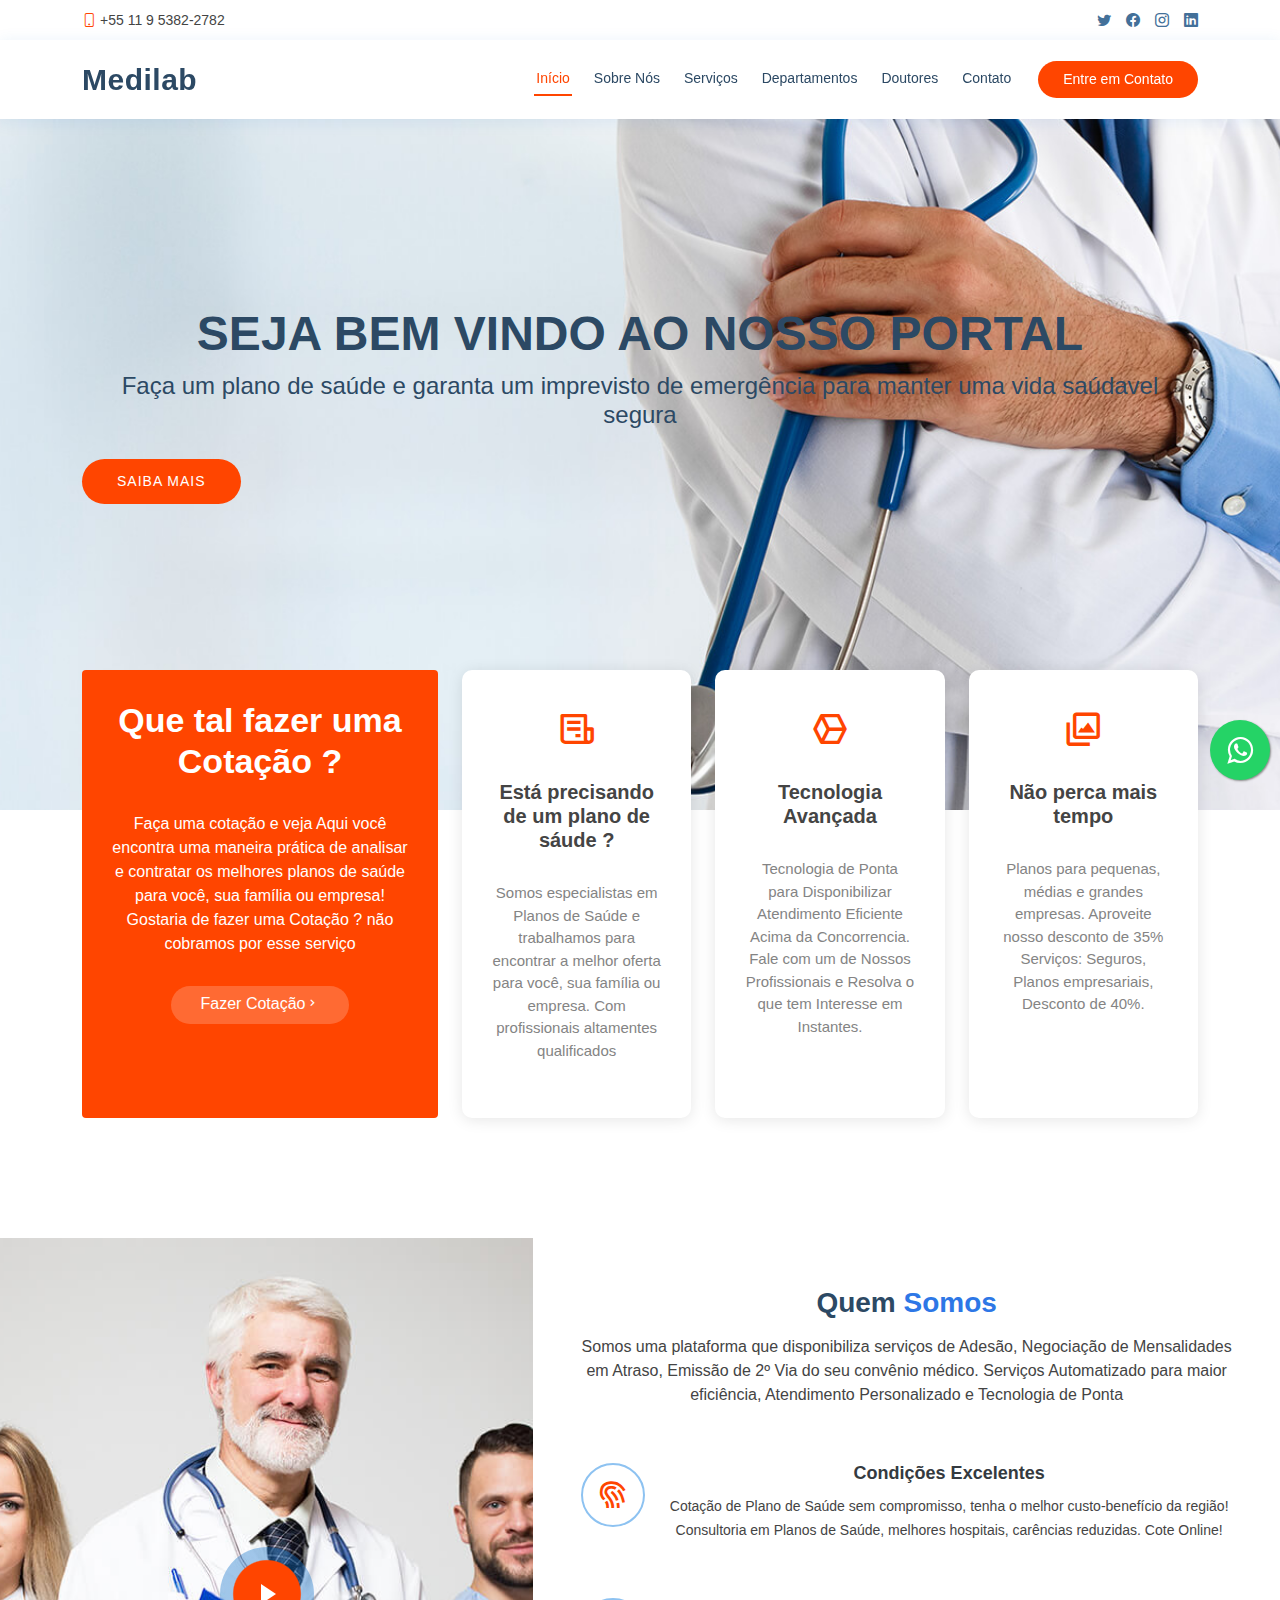
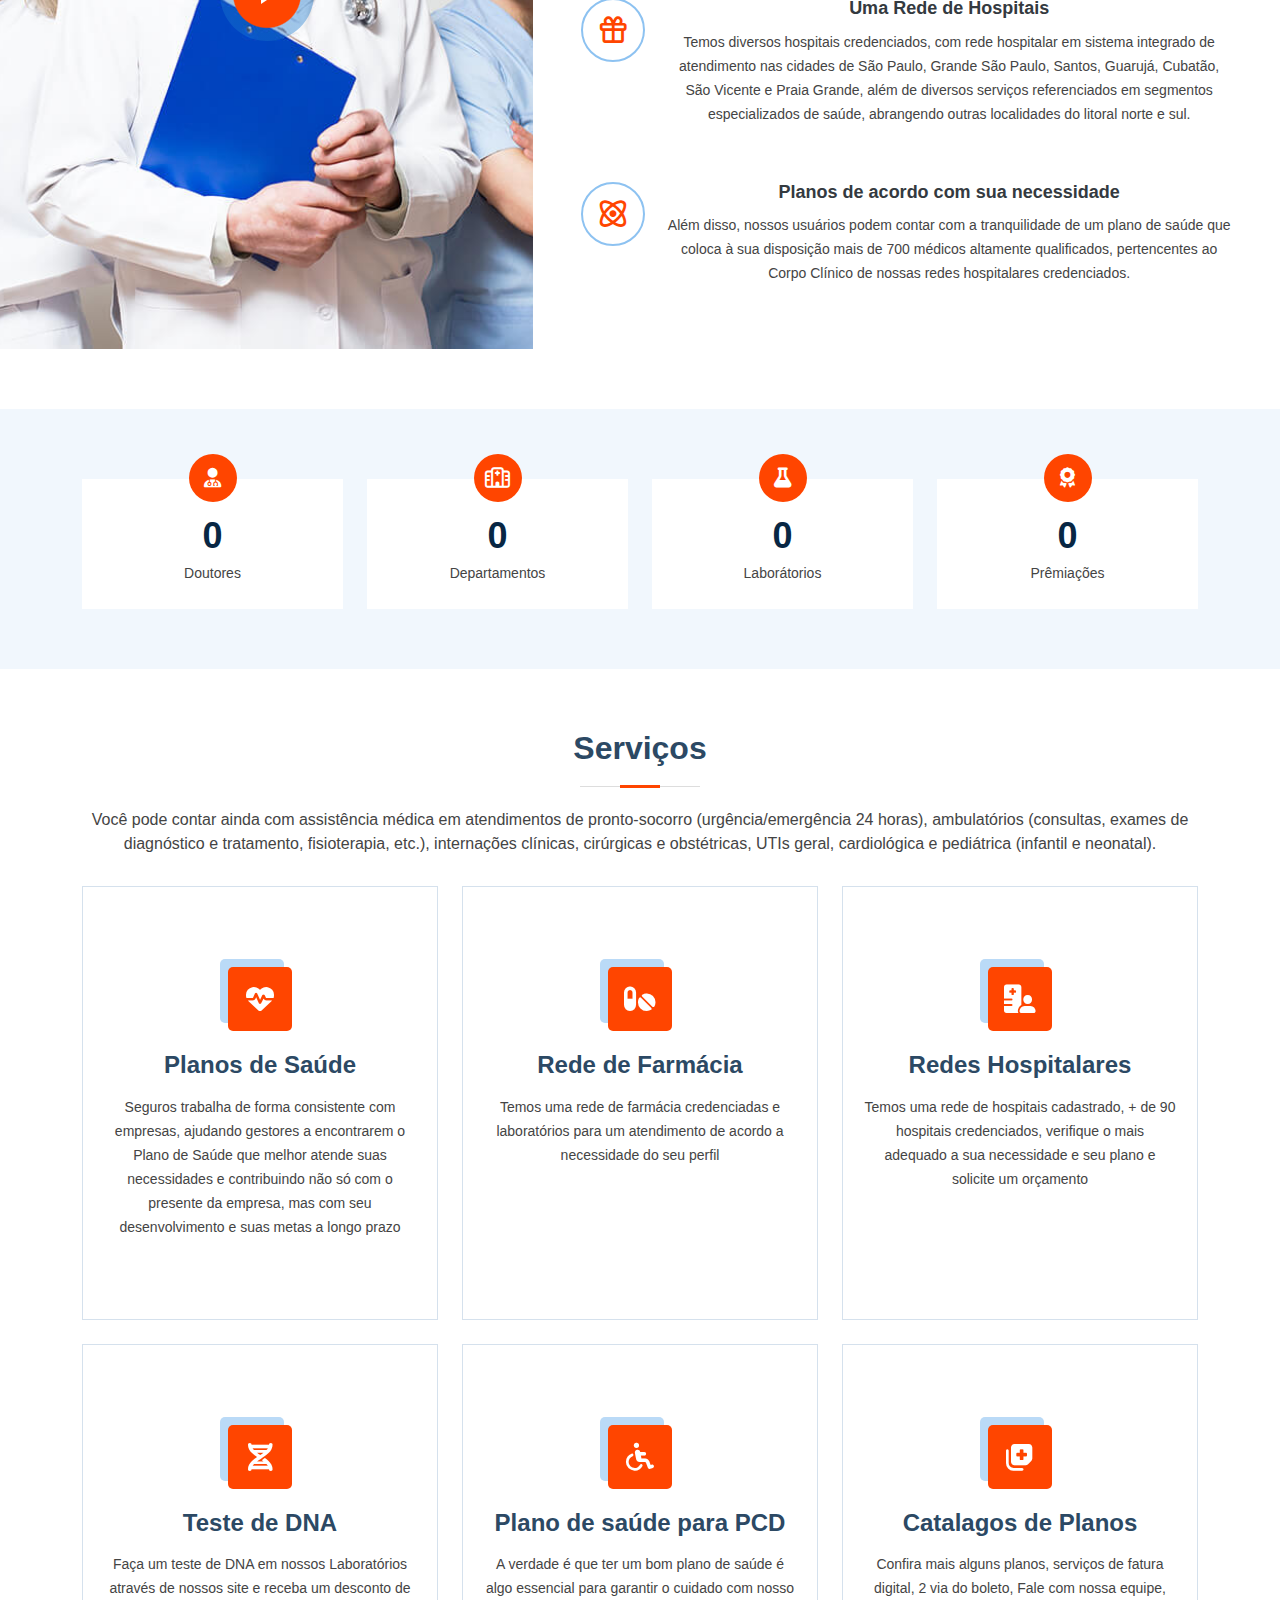
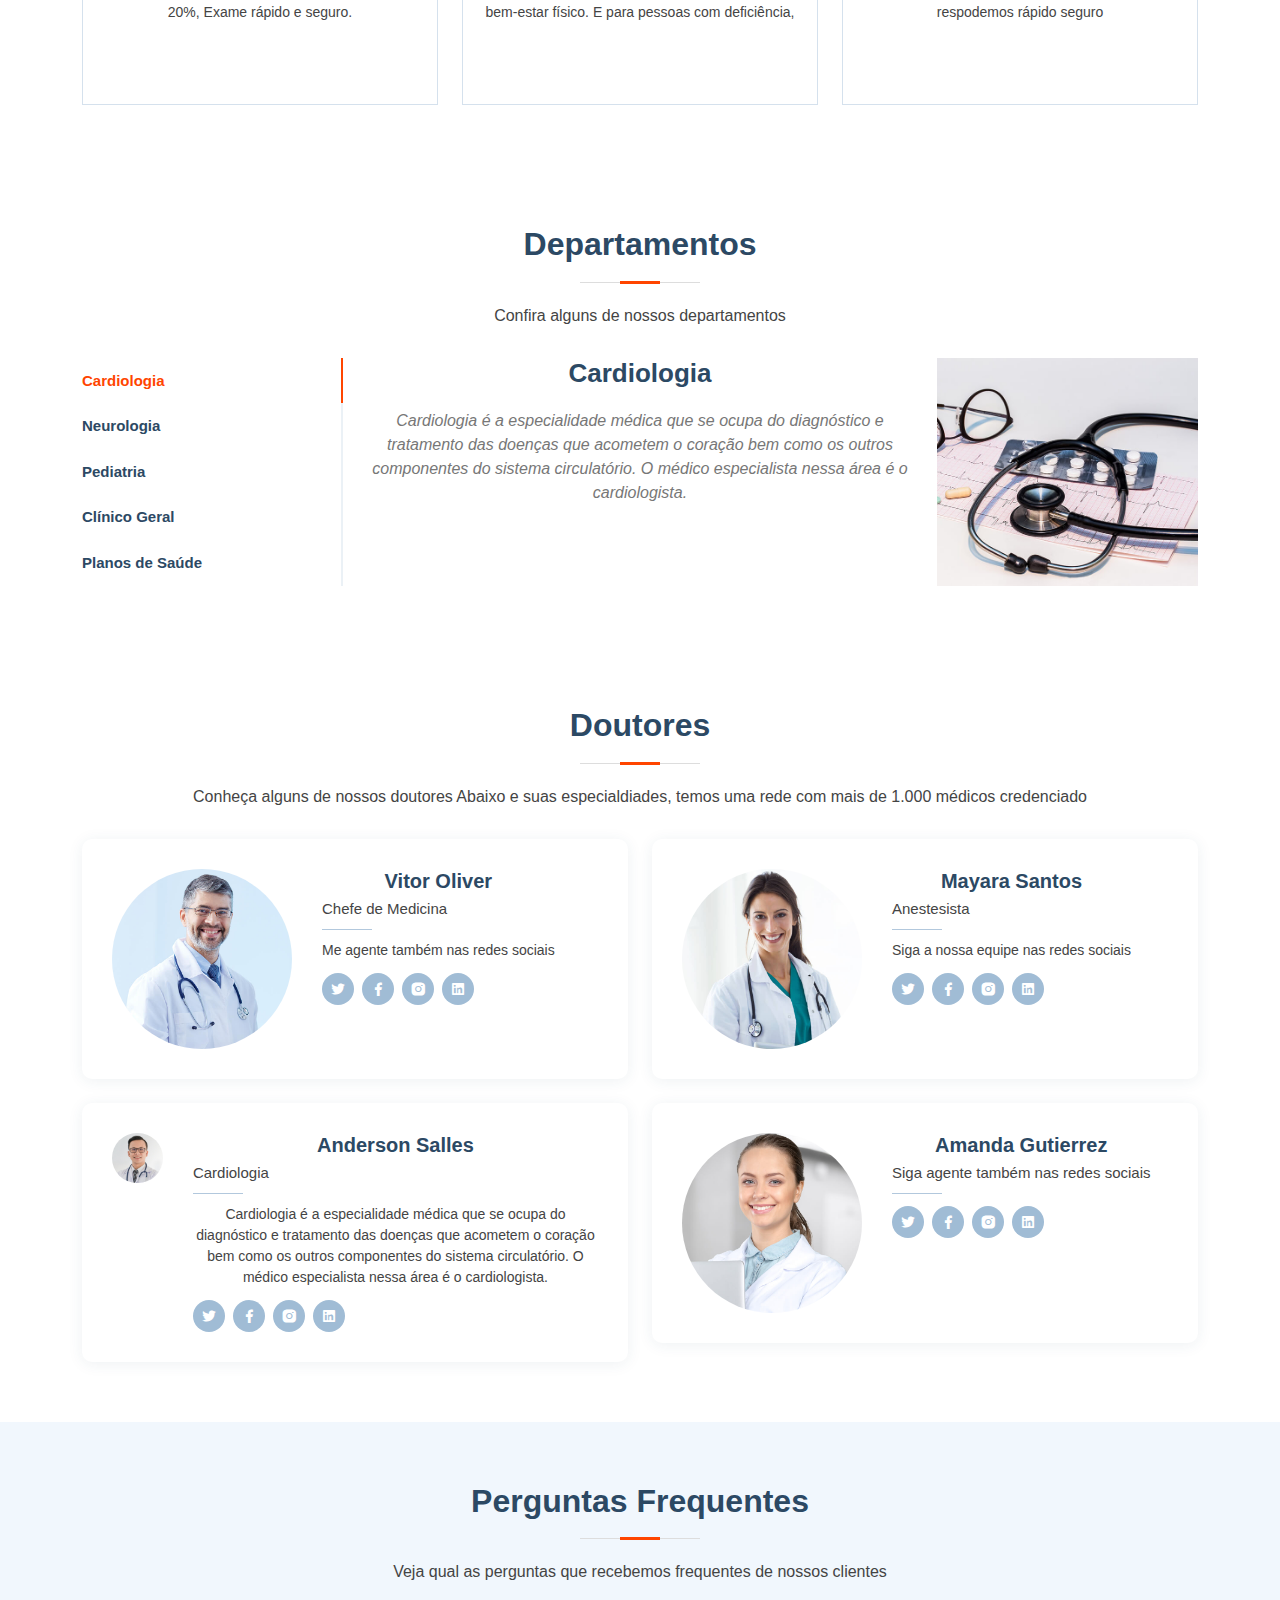
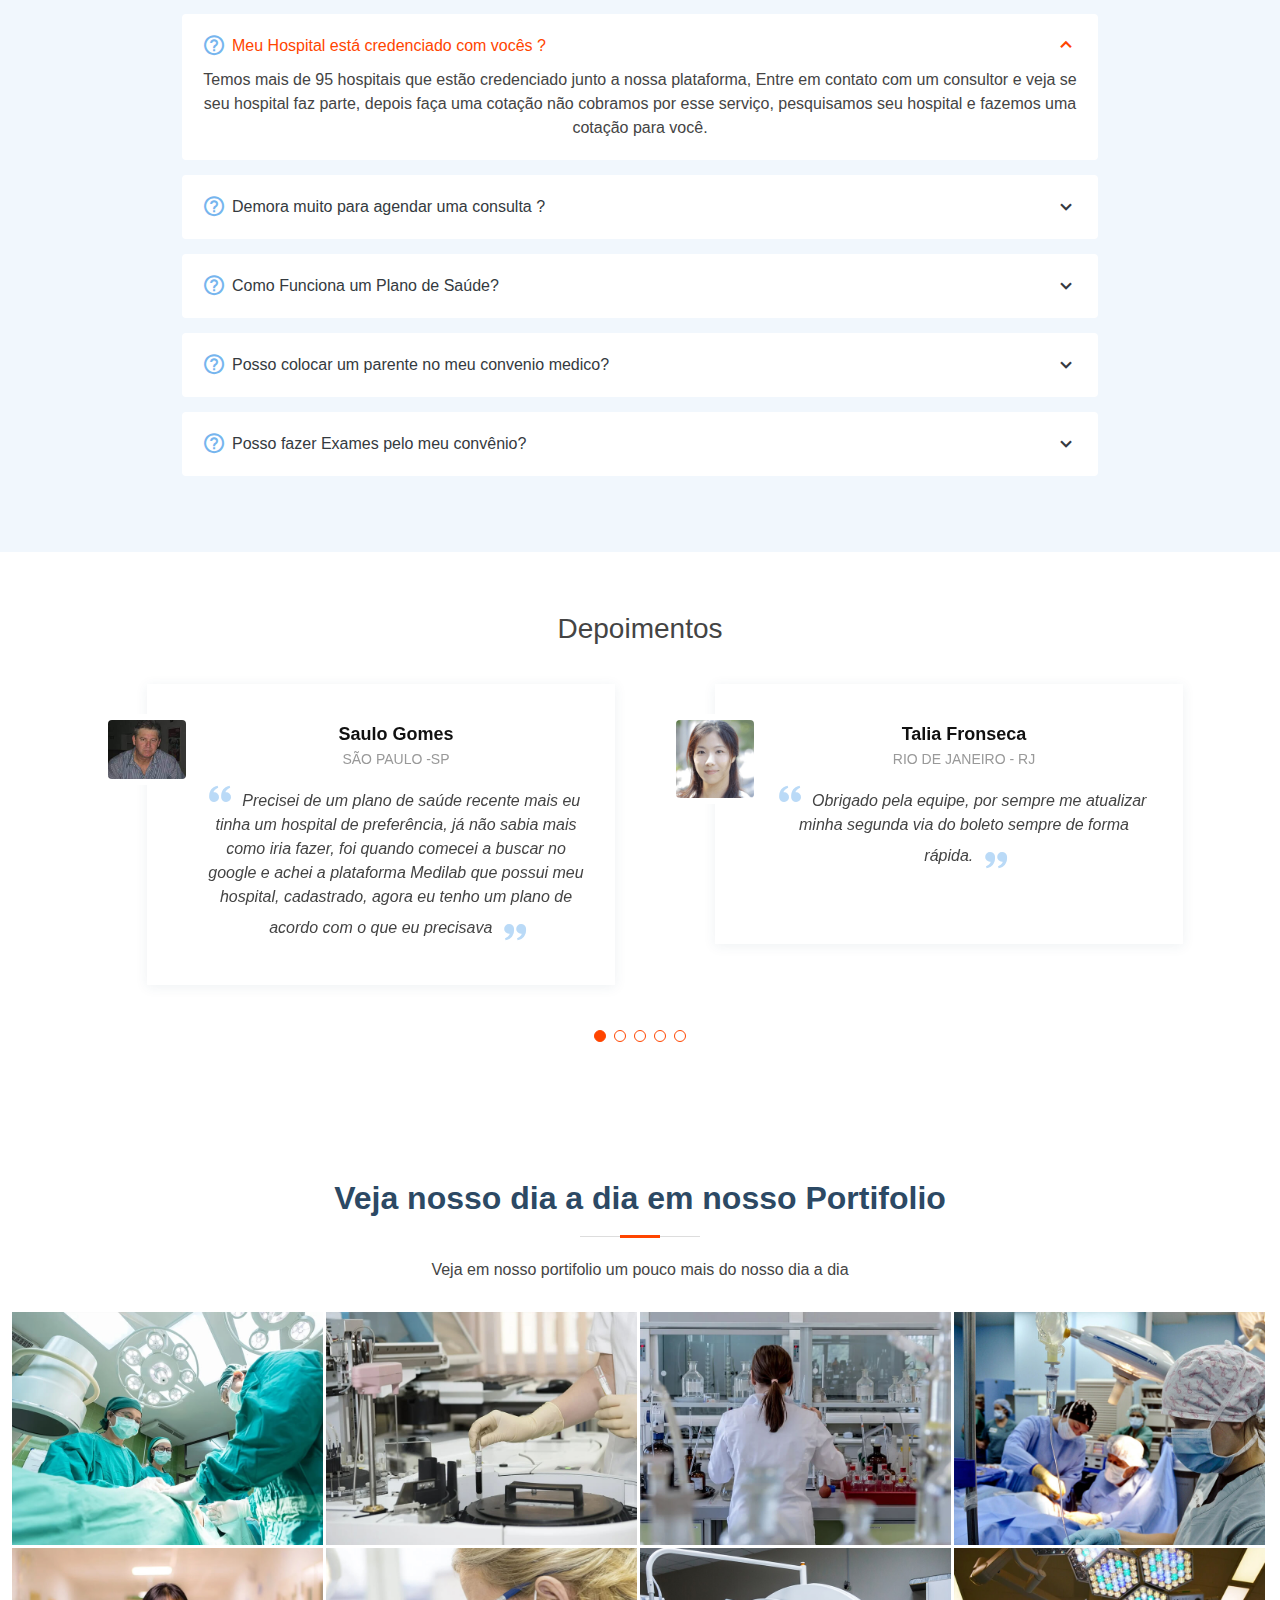
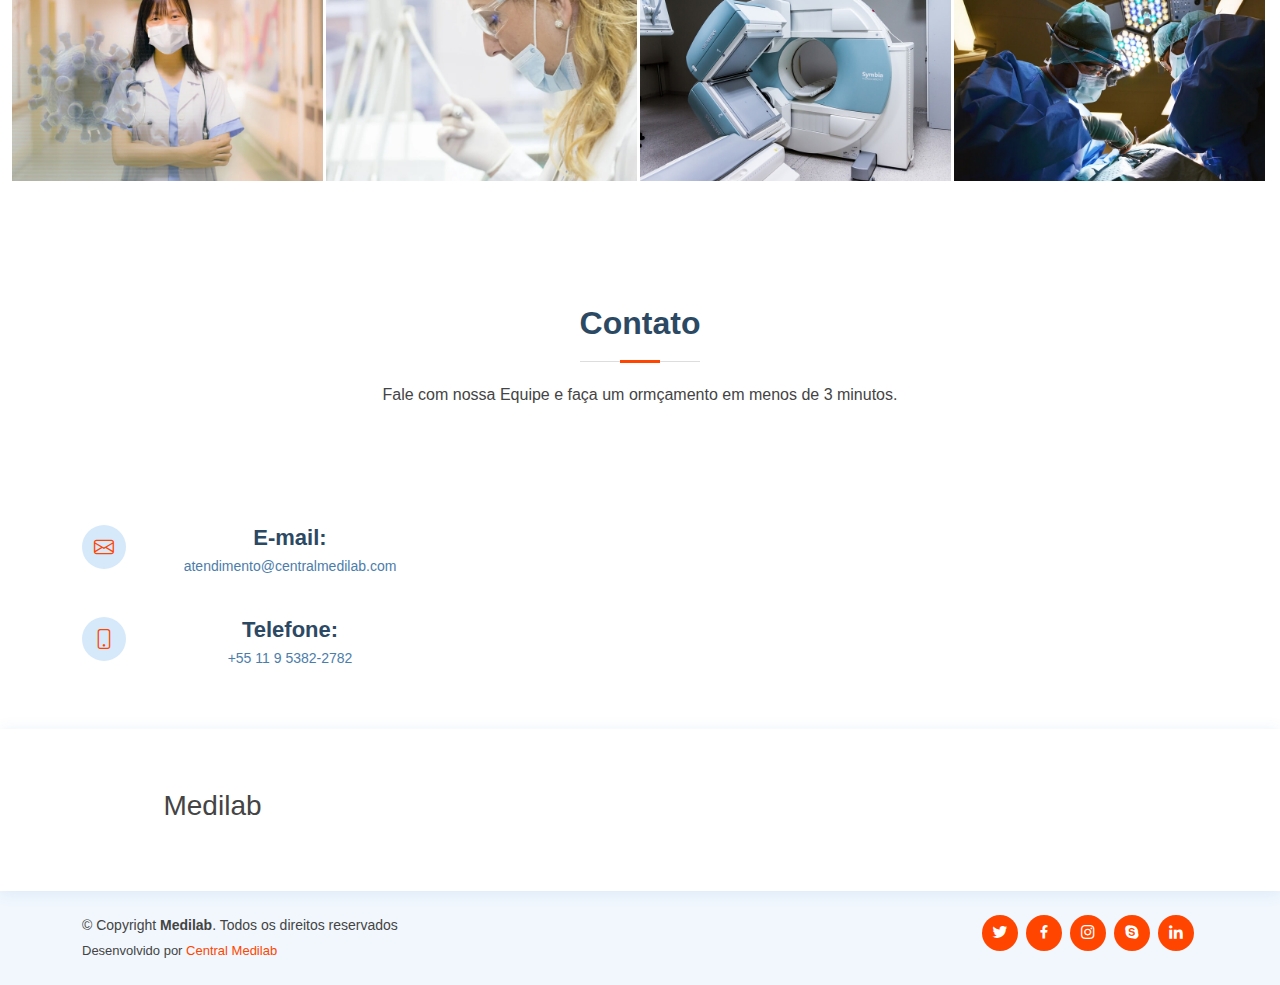
<file: index.htm>
﻿<!DOCTYPE html>
<html lang="pt-br">

<head>
  <meta charset="utf-8">
  <meta content="width=device-width, initial-scale=1.0" name="viewport">

  <title>Medilab Planos de Saúde Vida Saúdavel Garantida - Início</title>
  <meta content="Bem vindo ao nosso Portal Assessoria jurídica | Assessoria Financeira" name="description">
  <meta content="Plano de saúde, Fatura digital planos de saúde" name="keywords">

  <!-- Favicons -->
  <link href="assets/img/favicon.png" rel="icon">
  <link href="assets/img/apple-touch-icon.png" rel="apple-touch-icon">

  <!-- Google Fonts -->
  <link href="css?family=Open+Sans:300,300i,400,400i,600,600i,700,700i|Raleway:300,300i,400,400i,500,500i,600,600i,700,700i|Poppins:300,300i,400,400i,500,500i,600,600i,700,700i" rel="stylesheet">

  <!-- Vendor CSS Files -->
  <link href="assets/vendor/fontawesome-free/css/all.min.css" rel="stylesheet">
  <link href="assets/vendor/animate.css/animate.min.css" rel="stylesheet">
  <link href="assets/vendor/bootstrap/css/bootstrap.min.css" rel="stylesheet">
  <link href="assets/vendor/bootstrap-icons/bootstrap-icons.css" rel="stylesheet">
  <link href="assets/vendor/boxicons/css/boxicons.min.css" rel="stylesheet">
  <link href="assets/vendor/glightbox/css/glightbox.min.css" rel="stylesheet">
  <link href="assets/vendor/remixicon/remixicon.css" rel="stylesheet">
  <link href="assets/vendor/swiper/swiper-bundle.min.css" rel="stylesheet">

  <!-- Template Main CSS File -->
  <link href="assets/css/style.css" rel="stylesheet">

  <!-- =======================================================
  * Template Name: Medilab - v4.9.0
  * Template URL: https://bootstrapmade.com/medilab-free-medical-bootstrap-theme/
  * Author: BootstrapMade.com
  * License: https://bootstrapmade.com/license/
  ======================================================== -->
</head>

<body>

  <!-- ======= Top Bar ======= -->
  <div id="topbar" class="d-flex align-items-center fixed-top">
    <div class="container d-flex justify-content-between">
      <div class="contact-info d-flex align-items-center">        
        <i class="bi bi-phone"></i> +55 11 9 5382‑2782
      </div>
      <div class="d-none d-lg-flex social-links align-items-center">
        <a href="#" class="twitter"><i class="bi bi-twitter"></i></a>
        <a href="#" class="facebook"><i class="bi bi-facebook"></i></a>
        <a href="#" class="instagram"><i class="bi bi-instagram"></i></a>
        <a href="#" class="linkedin"><i class="bi bi-linkedin"></i></a>
      </div>
    </div>
  </div>

  <!-- ======= Header ======= -->
  <header id="header" class="fixed-top">
    <div class="container d-flex align-items-center">

      <h1 class="logo me-auto"><a href="index.html">Medilab</a></h1>
      <!-- Uncomment below if you prefer to use an image logo -->
      <!-- <a href="index.html" class="logo me-auto"><img src="assets/img/logo.png" alt="" class="img-fluid"></a>-->

      <nav id="navbar" class="navbar order-last order-lg-0">
        <ul>
          <li><a class="nav-link scrollto active" href="#hero">Início</a></li>
          <li><a class="nav-link scrollto" href="#about">Sobre Nós</a></li>
          <li><a class="nav-link scrollto" href="#services">Serviços</a></li>
          <li><a class="nav-link scrollto" href="#departments">Departamentos</a></li>
          <li><a class="nav-link scrollto" href="#doctors">Doutores</a></li>          
          <li><a class="nav-link scrollto" href="#contact">Contato</a></li>
        </ul>
        <i class="bi bi-list mobile-nav-toggle"></i>
      </nav><!-- .navbar -->

      <a href="#appointment" class="appointment-btn scrollto"><span class="d-none d-md-inline">Entre em</span> Contato</a>

    </div>
  </header><!-- End Header -->

  <!-- ======= Hero Section ======= -->
  <section id="hero" class="d-flex align-items-center">
    <div class="container">
      <h1>Seja bem vindo ao nosso Portal</h1>
      <h2>Faça um plano de saúde e garanta um imprevisto de emergência para manter uma vida saúdavel segura</h2>
      <a href="https://api.whatsapp.com/send?l=pt_BR&phone=5511953822782&text=Ol%C3%A1%20Gostaria%20de%20um%20atendimento" class="btn-get-started scrollto">Saiba mais</a>
    </div>
  </section><!-- End Hero -->

  <main id="main">

    <!-- ======= Why Us Section ======= -->
    <section id="why-us" class="why-us">
      <div class="container">

        <div class="row">
          <div class="col-lg-4 d-flex align-items-stretch">
            <div class="content">
              <h3>Que tal fazer uma Cotação ?</h3>
              <p>
              Faça uma cotação e veja Aqui você encontra uma maneira prática de analisar e contratar os melhores planos de saúde para você, sua família ou empresa!
              <br>
              Gostaria de fazer uma Cotação ?
              não cobramos por esse serviço
              </p>
              <div class="text-center">
                <a href="#" class="more-btn">Fazer Cotação<i class="bx bx-chevron-right"></i></a>
              </div>
            </div>
          </div>
          <div class="col-lg-8 d-flex align-items-stretch">
            <div class="icon-boxes d-flex flex-column justify-content-center">
              <div class="row">
                <div class="col-xl-4 d-flex align-items-stretch">
                  <div class="icon-box mt-4 mt-xl-0">
                    <i class="bx bx-receipt"></i>
                    <h4>Está precisando de um plano de sáude ?</h4>
                    <p>Somos especialistas em Planos de Saúde e trabalhamos para encontrar a melhor oferta para você, sua família ou empresa. Com profissionais altamentes qualificados</p>
                  </div>
                </div>
                <div class="col-xl-4 d-flex align-items-stretch">
                  <div class="icon-box mt-4 mt-xl-0">
                    <i class="bx bx-cube-alt"></i>
                    <h4>Tecnologia Avançada</h4>
                    <p>Tecnologia de Ponta para Disponibilizar Atendimento Eficiente Acima da Concorrencia. Fale com um de Nossos Profissionais e Resolva o que tem Interesse em Instantes.</p>
                  </div>
                </div>
                <div class="col-xl-4 d-flex align-items-stretch">
                  <div class="icon-box mt-4 mt-xl-0">
                    <i class="bx bx-images"></i>
                    <h4>Não perca mais tempo</h4>
                    <p>Planos para pequenas, médias e grandes empresas. Aproveite nosso desconto de 35% Serviços: Seguros, Planos empresariais, Desconto de 40%.</p>
                  </div>
                </div>
              </div>
            </div><!-- End .content-->
          </div>
        </div>

      </div>
    </section><!-- End Why Us Section -->

    <!-- ======= About Section ======= -->
    <section id="about" class="about">
      <div class="container-fluid">

        <div class="row">
          <div class="col-xl-5 col-lg-6 video-box d-flex justify-content-center align-items-stretch position-relative">
            <a href="https://www.youtube.com/watch?v=jDDaplaOz7Q" class="glightbox play-btn mb-4"></a>
          </div>

          <div class="col-xl-7 col-lg-6 icon-boxes d-flex flex-column align-items-stretch justify-content-center py-5 px-lg-5">
            <h3>Quem <span style="color: rgb(45, 119, 230);">Somos</span></h3>
            <p>Somos uma plataforma que disponibiliza serviços de Adesão, Negociação de Mensalidades em Atraso, Emissão de 2º Via do seu convênio médico. Serviços Automatizado para maior eficiência, Atendimento Personalizado e Tecnologia de Ponta</p>

            <div class="icon-box">
              <div class="icon"><i class="bx bx-fingerprint"></i></div>
              <h4 class="title"><a href="https://api.whatsapp.com/send?l=pt_BR&phone=5511953822782&text=Ol%C3%A1%20Gostaria%20de%20um%20atendimento">Condições Excelentes</a></h4>
              <p class="description">Cotação de Plano de Saúde sem compromisso, tenha o melhor custo-benefício da região! Consultoria em Planos de Saúde, melhores hospitais, carências reduzidas. Cote Online!</p>
            </div>

            <div class="icon-box">
              <div class="icon"><i class="bx bx-gift"></i></div>
              <h4 class="title"><a href="https://api.whatsapp.com/send?l=pt_BR&phone=5511953822782&text=Ol%C3%A1%20Gostaria%20de%20um%20atendimento">Uma Rede de Hospitais</a></h4>
              <p class="description">Temos diversos hospitais credenciados, com rede hospitalar em sistema integrado de atendimento nas cidades de São Paulo, Grande São Paulo, Santos, Guarujá, Cubatão, São Vicente e Praia Grande, além de diversos serviços referenciados em segmentos especializados de saúde, abrangendo outras localidades do litoral norte e sul.</p>
            </div>

            <div class="icon-box">
              <div class="icon"><i class="bx bx-atom"></i></div>
              <h4 class="title"><a href="https://api.whatsapp.com/send?l=pt_BR&phone=5511953822782&text=Ol%C3%A1%20Gostaria%20de%20um%20atendimento">Planos de acordo com sua necessidade</a></h4>
              <p class="description">Além disso, nossos usuários podem contar com a tranquilidade de um plano de saúde que coloca à sua disposição mais de 700 médicos altamente qualificados, pertencentes ao Corpo Clínico de nossas redes hospitalares credenciados.</p>
            </div>

          </div>
        </div>

      </div>
    </section><!-- End About Section -->

    <!-- ======= Counts Section ======= -->
    <section id="counts" class="counts">
      <div class="container">

        <div class="row">

          <div class="col-lg-3 col-md-6">
            <div class="count-box">
              <i class="fas fa-user-md"></i>
              <span data-purecounter-start="0" data-purecounter-end="1500" data-purecounter-duration="1" class="purecounter"></span>
              <p>Doutores</p>
            </div>
          </div>

          <div class="col-lg-3 col-md-6 mt-5 mt-md-0">
            <div class="count-box">
              <i class="far fa-hospital"></i>
              <span data-purecounter-start="0" data-purecounter-end="98" data-purecounter-duration="1" class="purecounter"></span>
              <p>Departamentos</p>
            </div>
          </div>

          <div class="col-lg-3 col-md-6 mt-5 mt-lg-0">
            <div class="count-box">
              <i class="fas fa-flask"></i>
              <span data-purecounter-start="0" data-purecounter-end="150" data-purecounter-duration="1" class="purecounter"></span>
              <p>Laborátorios</p>
            </div>
          </div>

          <div class="col-lg-3 col-md-6 mt-5 mt-lg-0">
            <div class="count-box">
              <i class="fas fa-award"></i>
              <span data-purecounter-start="0" data-purecounter-end="115" data-purecounter-duration="1" class="purecounter"></span>
              <p>Prêmiações</p>
            </div>
          </div>

        </div>

      </div>
    </section><!-- End Counts Section -->

    <!-- ======= Services Section ======= -->
    <section id="services" class="services">
      <div class="container">

        <div class="section-title">
          <h2>Serviços</h2>
          <p>Você pode contar ainda com assistência médica em atendimentos de pronto-socorro (urgência/emergência 24 horas), ambulatórios (consultas, exames de diagnóstico e tratamento, fisioterapia, etc.), internações clínicas, cirúrgicas e obstétricas, UTIs geral, cardiológica e pediátrica (infantil e neonatal).</p>
        </div>

        <div class="row">
          <div class="col-lg-4 col-md-6 d-flex align-items-stretch">
            <div class="icon-box">
              <div class="icon"><i class="fas fa-heartbeat"></i></div>
              <h4><a href="https://api.whatsapp.com/send?l=pt_BR&phone=5511953822782&text=Ol%C3%A1%20Gostaria%20de%20um%20atendimento">Planos de Saúde</a></h4>
              <p>Seguros trabalha de forma consistente com empresas, ajudando gestores a encontrarem o Plano de Saúde que melhor atende suas necessidades e contribuindo não só com o presente da empresa, mas com seu desenvolvimento e suas metas a longo prazo</p>
            </div>
          </div>

          <div class="col-lg-4 col-md-6 d-flex align-items-stretch mt-4 mt-md-0">
            <div class="icon-box">
              <div class="icon"><i class="fas fa-pills"></i></div>
              <h4><a href="https://api.whatsapp.com/send?l=pt_BR&phone=5511953822782&text=Ol%C3%A1%20Gostaria%20de%20um%20atendimento">Rede de Farmácia</a></h4>
              <p>Temos uma rede de farmácia credenciadas e laboratórios para um atendimento de acordo a necessidade do seu perfil</p>
            </div>
          </div>

          <div class="col-lg-4 col-md-6 d-flex align-items-stretch mt-4 mt-lg-0">
            <div class="icon-box">
              <div class="icon"><i class="fas fa-hospital-user"></i></div>
              <h4><a href="https://api.whatsapp.com/send?l=pt_BR&phone=5511953822782&text=Ol%C3%A1%20Gostaria%20de%20um%20atendimento">Redes Hospitalares</a></h4>
              <p>Temos uma rede de hospitais cadastrado, + de 90 hospitais credenciados, verifique o mais adequado a sua necessidade e seu plano e solicite um orçamento</p>
            </div>
          </div>

          <div class="col-lg-4 col-md-6 d-flex align-items-stretch mt-4">
            <div class="icon-box">
              <div class="icon"><i class="fas fa-dna"></i></div>
              <h4><a href="https://api.whatsapp.com/send?l=pt_BR&phone=5511953822782&text=Ol%C3%A1%20Gostaria%20de%20um%20atendimento">Teste de DNA</a></h4>
              <p>Faça um teste de DNA em nossos Laboratórios através de nossos site e receba um desconto de 20%, Exame rápido e seguro. </p>
            </div>
          </div>

          <div class="col-lg-4 col-md-6 d-flex align-items-stretch mt-4">
            <div class="icon-box">
              <div class="icon"><i class="fas fa-wheelchair"></i></div>
              <h4><a href="https://api.whatsapp.com/send?l=pt_BR&phone=5511953822782&text=Ol%C3%A1%20Gostaria%20de%20um%20atendimento">Plano de saúde para PCD</a></h4>
              <p>A verdade é que ter um bom plano de saúde é algo essencial para garantir o cuidado com nosso bem-estar físico. E para pessoas com deficiência, </p>
            </div>
          </div>

          <div class="col-lg-4 col-md-6 d-flex align-items-stretch mt-4">
            <div class="icon-box">
              <div class="icon"><i class="fas fa-notes-medical"></i></div>
              <h4><a href="https://api.whatsapp.com/send?l=pt_BR&phone=5511953822782&text=Ol%C3%A1%20Gostaria%20de%20um%20atendimento">Catalagos de Planos</a></h4>
              <p>Confira mais alguns planos, serviços de fatura digital, 2 via do boleto, Fale com nossa equipe, respodemos rápido seguro</p>
            </div>
          </div>

        </div>

      </div>
    </section><!-- End Services Section -->

    <!-- ======= Departments Section ======= -->
    <section id="departments" class="departments">
      <div class="container">

        <div class="section-title">
          <h2>Departamentos</h2>
          <p>Confira alguns de nossos departamentos</p>
        </div>

        <div class="row gy-4">
          <div class="col-lg-3">
            <ul class="nav nav-tabs flex-column">
              <li class="nav-item">
                <a class="nav-link active show" data-bs-toggle="tab" href="#tab-1">Cardiologia</a>
              </li>
              <li class="nav-item">
                <a class="nav-link" data-bs-toggle="tab" href="#tab-2">Neurologia</a>
              </li>
              <li class="nav-item">
                <a class="nav-link" data-bs-toggle="tab" href="#tab-3">Pediatria</a>
              </li>
              <li class="nav-item">
                <a class="nav-link" data-bs-toggle="tab" href="#tab-4">Clínico Geral</a>
              </li>
              <li class="nav-item">
                <a class="nav-link" data-bs-toggle="tab" href="#tab-5">Planos de Saúde</a>
              </li>
            </ul>
          </div>
          <div class="col-lg-9">
            <div class="tab-content">
              <div class="tab-pane active show" id="tab-1">
                <div class="row gy-4">
                  <div class="col-lg-8 details order-2 order-lg-1">
                    <h3>Cardiologia</h3>
                    <p class="fst-italic">Cardiologia é a especialidade médica que se ocupa do diagnóstico e tratamento das doenças que acometem o coração bem como os outros componentes do sistema circulatório. O médico especialista nessa área é o cardiologista. </p>
                  </div>
                  <div class="col-lg-4 text-center order-1 order-lg-2">
                    <img src="assets/img/departments-1.jpg" alt="" class="img-fluid">
                  </div>
                </div>
              </div>
              <div class="tab-pane" id="tab-2">
                <div class="row gy-4">
                  <div class="col-lg-8 details order-2 order-lg-1">
                    <h3>Neurologia</h3>
                    <p class="fst-italic">Neurologia é a especialidade médica que trata dos distúrbios estruturais do sistema nervoso. Especificamente, ela lida com o diagnóstico e tratamento de todas as categorias de doenças que envolvem os sistemas nervoso central, periférico e autônomo, parassimpático e simpático incluindo os seus revestimentos, vasos sanguíneos, e todos os tecidos efetores, como os músculos. O correspondente cirúrgico da especialidade é a neurocirurgia</p>
                  </div>
                  <div class="col-lg-4 text-center order-1 order-lg-2">
                    <img src="assets/img/departments-2.jpg" alt="" class="img-fluid">
                  </div>
                </div>
              </div>
              <div class="tab-pane" id="tab-3">
                <div class="row gy-4">
                  <div class="col-lg-8 details order-2 order-lg-1">
                    <h3>Pediatria</h3>
                    <p class="fst-italic">A pediatria é a especialidade médica dedicada à assistência à criança e ao adolescente, nos seus diversos aspectos, sejam eles preventivos ou curativos.
                      <br>
                      Pediatra - Atendimento Pediátrico - Atendimento Infantil para atender todos os ... principalmente em Pediatria, Ortopedia Infantil e Cirurgias Pediátricas
                    </p>
                  </div>
                  <div class="col-lg-4 text-center order-1 order-lg-2">
                    <img src="assets/img/departments-3.jpg" alt="" class="img-fluid">
                  </div>
                </div>
              </div>
              <div class="tab-pane" id="tab-4">
                <div class="row gy-4">
                  <div class="col-lg-8 details order-2 order-lg-1">
                    <h3>Clínico Geral</h3>
                    <p class="fst-italic">Agende No Consultório Mais Próximo Ou Faça Uma Consulta Online, Diretamente Do Seu Celular. Diversos Centros Médicos E Com Atendimento Individualizado. Agende Pelo Site Ou App. Exames e Consultas. Não é Plano de Saúde. Centros em toda São Paulo.
                     <br>
                      O generalista pode pedir exames laboratoriais, como sangue, urina e fezes, exames de imagem, como tomografia computadorizada, ultrassonografia, raio-x, ressonância e mamografia, entre outros. Desde que seja necessário, por isso é importante procurar um clinico antes de fazer exames por conta própria
                    </p>
                  </div>
                  <div class="col-lg-4 text-center order-1 order-lg-2">
                    <img src="assets/img/departments-4.jpg" alt="" class="img-fluid">
                  </div>
                </div>
              </div>
              <div class="tab-pane" id="tab-5">
                <div class="row gy-4">
                  <div class="col-lg-8 details order-2 order-lg-1">
                    <h3>Planos de Saúde</h3>
                    <p class="fst-italic">Não espere precisar do plano de saúde para contratá-lo, garanta seu bem estar agora mesmo. Garanta o plano odontológico gratuito, fale conosco e saiba como ganhar. Tempo limitado. Suporte Especializado. Atendimento Premium. Serviços Exclusivos.</p>
                  </div>
                  <div class="col-lg-4 text-center order-1 order-lg-2">
                    <img src="assets/img/departments-5.jpg" alt="" class="img-fluid">
                  </div>
                </div>
              </div>
            </div>
          </div>
        </div>

      </div>
    </section><!-- End Departments Section -->

    <!-- ======= Doctors Section ======= -->
    <section id="doctors" class="doctors">
      <div class="container">

        <div class="section-title">
          <h2>Doutores</h2>
          <p>Conheça alguns de nossos doutores Abaixo e suas especialdiades, temos uma rede com mais de 1.000 médicos credenciado</p>
        </div>

        <div class="row">

          <div class="col-lg-6">
            <div class="member d-flex align-items-start">
              <div class="pic"><img src="assets/img/doctors/doctors-1.jpg" class="img-fluid" alt=""></div>
              <div class="member-info">
                <h4>Vitor Oliver</h4>
                <span>Chefe de Medicina</span>
                <p>Me agente também nas redes sociais</p>
                <div class="social">
                  <a href=""><i class="ri-twitter-fill"></i></a>
                  <a href=""><i class="ri-facebook-fill"></i></a>
                  <a href=""><i class="ri-instagram-fill"></i></a>
                  <a href=""> <i class="ri-linkedin-box-fill"></i> </a>
                </div>
              </div>
            </div>
          </div>

          <div class="col-lg-6 mt-4 mt-lg-0">
            <div class="member d-flex align-items-start">
              <div class="pic"><img src="assets/img/doctors/doctors-2.jpg" class="img-fluid" alt=""></div>
              <div class="member-info">
                <h4>Mayara Santos</h4>
                <span>Anestesista</span>
                <p>Siga a nossa equipe nas redes sociais</p>
                <div class="social">
                  <a href=""><i class="ri-twitter-fill"></i></a>
                  <a href=""><i class="ri-facebook-fill"></i></a>
                  <a href=""><i class="ri-instagram-fill"></i></a>
                  <a href=""> <i class="ri-linkedin-box-fill"></i> </a>
                </div>
              </div>
            </div>
          </div>

          <div class="col-lg-6 mt-4">
            <div class="member d-flex align-items-start">
              <div class="pic"><img src="assets/img/doctors/doctors-3.jpg" class="img-fluid" alt=""></div>
              <div class="member-info">
                <h4>Anderson Salles</h4>
                <span>Cardiologia</span>
                <p>Cardiologia é a especialidade médica que se ocupa do diagnóstico e tratamento das doenças que acometem o coração bem como os outros componentes do sistema circulatório. O médico especialista nessa área é o cardiologista.</p>
                <div class="social">
                  <a href=""><i class="ri-twitter-fill"></i></a>
                  <a href=""><i class="ri-facebook-fill"></i></a>
                  <a href=""><i class="ri-instagram-fill"></i></a>
                  <a href=""> <i class="ri-linkedin-box-fill"></i> </a>
                </div>
              </div>
            </div>
          </div>

          <div class="col-lg-6 mt-4">
            <div class="member d-flex align-items-start">
              <div class="pic"><img src="assets/img/doctors/doctors-4.jpg" class="img-fluid" alt=""></div>
              <div class="member-info">
                <h4>Amanda Gutierrez</h4>
                <span>Siga agente também nas redes sociais</span>                
                <div class="social">
                  <a href=""><i class="ri-twitter-fill"></i></a>
                  <a href=""><i class="ri-facebook-fill"></i></a>
                  <a href=""><i class="ri-instagram-fill"></i></a>
                  <a href=""> <i class="ri-linkedin-box-fill"></i> </a>
                </div>
              </div>
            </div>
          </div>

        </div>

      </div>
    </section><!-- End Doctors Section -->

    <!-- ======= Frequently Asked Questions Section ======= -->
    <section id="faq" class="faq section-bg">
      <div class="container">

        <div class="section-title">
          <h2>Perguntas Frequentes</h2>
          <p>Veja qual as perguntas que recebemos frequentes de nossos clientes</p>
        </div>

        <div class="faq-list">
          <ul>
            <li data-aos="fade-up">
              <i class="bx bx-help-circle icon-help"></i> <a data-bs-toggle="collapse" class="collapse" data-bs-target="#faq-list-1">Meu Hospital está credenciado com vocês ? <i class="bx bx-chevron-down icon-show"></i><i class="bx bx-chevron-up icon-close"></i></a>
              <div id="faq-list-1" class="collapse show" data-bs-parent=".faq-list">
                <p>
                  Temos mais de 95 hospitais que estão credenciado junto a nossa plataforma, Entre em contato com um consultor e veja se seu hospital faz parte, depois faça uma cotação não cobramos por esse serviço, 
                  pesquisamos seu hospital e fazemos uma cotação para você.
                
                </p>
              </div>
            </li>

            <li data-aos="fade-up" data-aos-delay="100">
              <i class="bx bx-help-circle icon-help"></i> <a data-bs-toggle="collapse" data-bs-target="#faq-list-2" class="collapsed">Demora muito para agendar uma consulta ? <i class="bx bx-chevron-down icon-show"></i><i class="bx bx-chevron-up icon-close"></i></a>
              <div id="faq-list-2" class="collapse" data-bs-parent=".faq-list">
                <p>
                  Para agendar uma consulta dura menos que 2 minutos.
                </p>
              </div>
            </li>

            <li data-aos="fade-up" data-aos-delay="200">
              <i class="bx bx-help-circle icon-help"></i> <a data-bs-toggle="collapse" data-bs-target="#faq-list-3" class="collapsed">Como Funciona um Plano de Saúde? <i class="bx bx-chevron-down icon-show"></i><i class="bx bx-chevron-up icon-close"></i></a>
              <div id="faq-list-3" class="collapse" data-bs-parent=".faq-list">
                <p>
                  O paciente paga um valor mensal para a operadora e tem acesso aos médicos credenciados na empresa, assim como outros profissionais e serviços de saúde. O que esse valor mensal cobre vai variar de acordo com o convênio escolhido pelo cliente
                </p>
              </div>
            </li>

            <li data-aos="fade-up" data-aos-delay="300">
              <i class="bx bx-help-circle icon-help"></i> <a data-bs-toggle="collapse" data-bs-target="#faq-list-4" class="collapsed">Posso colocar um parente no meu convenio medico? <i class="bx bx-chevron-down icon-show"></i><i class="bx bx-chevron-up icon-close"></i></a>
              <div id="faq-list-4" class="collapse" data-bs-parent=".faq-list">
                <p>
                  Parentes por afinidade são sogros, sogras, noras, genros e cunhados, e eles podem ser adicionados ao plano de saúde desde que sejam, no máximo, parentes por afinidade até o segundo grau.
                </p>
              </div>
            </li>

            <li data-aos="fade-up" data-aos-delay="400">
              <i class="bx bx-help-circle icon-help"></i> <a data-bs-toggle="collapse" data-bs-target="#faq-list-5" class="collapsed">Posso fazer Exames pelo meu convênio? <i class="bx bx-chevron-down icon-show"></i><i class="bx bx-chevron-up icon-close"></i></a>
              <div id="faq-list-5" class="collapse" data-bs-parent=".faq-list">
                <p>
                  Sim, junta nossa plataforma se você tiver um convênio, os exames estão vinculado
                </p>
              </div>
            </li>

          </ul>
        </div>

      </div>
    </section><!-- End Frequently Asked Questions Section -->

    <!-- ======= Testimonials Section ======= -->
    <section id="testimonials" class="testimonials">
      <div class="container">
        <div class="col-lg-12">
          <h3>Depoimentos</h3>
        </div>
        <div class="testimonials-slider swiper" data-aos="fade-up" data-aos-delay="100">
          <div class="swiper-wrapper">            
            <div class="swiper-slide">
              <div class="testimonial-wrap">
                <div class="testimonial-item">
                  <img src="assets/img/testimonials/testimonials-6.jfif" class="testimonial-img" alt="">
                  <h3>Saulo Gomes</h3>
                  <h4>SÃO PAULO -SP</h4>
                  <p>
                    <i class="bx bxs-quote-alt-left quote-icon-left"></i>
                    Precisei de um plano de saúde recente mais eu tinha um hospital de preferência, já não sabia mais como iria fazer, foi quando comecei a buscar no google e achei a plataforma Medilab 
                    que possui meu hospital, cadastrado, agora eu tenho um plano de acordo com o que eu precisava
                    <i class="bx bxs-quote-alt-right quote-icon-right"></i>
                  </p>
                </div>
              </div>
            </div><!-- End testimonial item -->

            <div class="swiper-slide">
              <div class="testimonial-wrap">
                <div class="testimonial-item">
                  <img src="assets/img/testimonials/testimonials-2.jpg" class="testimonial-img" alt="">
                  <h3>Talia Fronseca</h3>
                  <h4>RIO DE JANEIRO - RJ</h4>
                  <p>
                    <i class="bx bxs-quote-alt-left quote-icon-left"></i>
                    Obrigado pela equipe, por sempre me atualizar minha segunda via do boleto sempre de forma rápida.
                    <i class="bx bxs-quote-alt-right quote-icon-right"></i>
                  </p>
                </div>
              </div>
            </div><!-- End testimonial item -->

            <div class="swiper-slide">
              <div class="testimonial-wrap">
                <div class="testimonial-item">
                  <img src="assets/img/testimonials/testimonials-3.jpg" class="testimonial-img" alt="">
                  <h3>Jenifer Kaline</h3>
                  <h4>Store Owner</h4>
                  <p>
                    <i class="bx bxs-quote-alt-left quote-icon-left"></i>
                    Agradeço a toda equipe e peço desculpas por toda vez que atrasei o pagamento, mesmo assim me deram um prazo maior para pagar com juros minimo, Obrigado Medilab
                    <i class="bx bxs-quote-alt-right quote-icon-right"></i>
                  </p>
                </div>
              </div>
            </div><!-- End testimonial item -->

            <div class="swiper-slide">
              <div class="testimonial-wrap">
                <div class="testimonial-item">
                  <img src="assets/img/testimonials/testimonials-4.jpg" class="testimonial-img" alt="">
                  <h3>Brendo Luiz</h3>
                  <h4>SP - São Vicente</h4>
                  <p>
                    <i class="bx bxs-quote-alt-left quote-icon-left"></i>
                    A Minha esperiência foi a melhor até hoje com a Medilab os planos o atendimento, gosto muuito da plataforma toda muito eficaz, Recomendo.
                    <i class="bx bxs-quote-alt-right quote-icon-right"></i>
                  </p>
                </div>
              </div>
            </div><!-- End testimonial item -->

            <div class="swiper-slide">
              <div class="testimonial-wrap">
                <div class="testimonial-item">
                  <img src="assets/img/testimonials/testimonials-5.jpg" class="testimonial-img" alt="">
                  <h3>John Larson</h3>
                  <h4>Entrepreneur</h4>
                  <p>
                    <i class="bx bxs-quote-alt-left quote-icon-left"></i>
                    Agradeço a equipe por me ajudar no momento que eu mais precisei com minha Mãe, recomendo a amigos e todos, obrigado.
                    <i class="bx bxs-quote-alt-right quote-icon-right"></i>
                  </p>
                </div>
              </div>
            </div><!-- End testimonial item -->

          </div>
          <div class="swiper-pagination"></div>
        </div>

      </div>
    </section><!-- End Testimonials Section -->

    <!-- ======= Gallery Section ======= -->
    <section id="gallery" class="gallery">
      <div class="container">

        <div class="section-title">
          <h2>Veja nosso dia a dia em nosso Portifolio</h2>
          <p>Veja em nosso portifolio um pouco mais do nosso dia a dia</p>
        </div>
      </div>

      <div class="container-fluid">
        <div class="row g-0">

          <div class="col-lg-3 col-md-4">
            <div class="gallery-item">
              <a href="assets/img/gallery/gallery-1.jpg" class="galelry-lightbox">
                <img src="assets/img/gallery/gallery-1.jpg" alt="" class="img-fluid">
              </a>
            </div>
          </div>

          <div class="col-lg-3 col-md-4">
            <div class="gallery-item">
              <a href="assets/img/gallery/gallery-2.jpg" class="galelry-lightbox">
                <img src="assets/img/gallery/gallery-2.jpg" alt="" class="img-fluid">
              </a>
            </div>
          </div>

          <div class="col-lg-3 col-md-4">
            <div class="gallery-item">
              <a href="assets/img/gallery/gallery-3.jpg" class="galelry-lightbox">
                <img src="assets/img/gallery/gallery-3.jpg" alt="" class="img-fluid">
              </a>
            </div>
          </div>

          <div class="col-lg-3 col-md-4">
            <div class="gallery-item">
              <a href="assets/img/gallery/gallery-4.jpg" class="galelry-lightbox">
                <img src="assets/img/gallery/gallery-4.jpg" alt="" class="img-fluid">
              </a>
            </div>
          </div>

          <div class="col-lg-3 col-md-4">
            <div class="gallery-item">
              <a href="assets/img/gallery/gallery-5.jpg" class="galelry-lightbox">
                <img src="assets/img/gallery/gallery-5.jpg" alt="" class="img-fluid">
              </a>
            </div>
          </div>

          <div class="col-lg-3 col-md-4">
            <div class="gallery-item">
              <a href="assets/img/gallery/gallery-6.jpg" class="galelry-lightbox">
                <img src="assets/img/gallery/gallery-6.jpg" alt="" class="img-fluid">
              </a>
            </div>
          </div>

          <div class="col-lg-3 col-md-4">
            <div class="gallery-item">
              <a href="assets/img/gallery/gallery-7.jpg" class="galelry-lightbox">
                <img src="assets/img/gallery/gallery-7.jpg" alt="" class="img-fluid">
              </a>
            </div>
          </div>

          <div class="col-lg-3 col-md-4">
            <div class="gallery-item">
              <a href="assets/img/gallery/gallery-8.jpg" class="galelry-lightbox">
                <img src="assets/img/gallery/gallery-8.jpg" alt="" class="img-fluid">
              </a>
            </div>
          </div>

        </div>

      </div>
    </section><!-- End Gallery Section -->

    <!-- ======= Contact Section ======= -->
    <section id="contact" class="contact">
      <div class="container">

        <div class="section-title">
          <h2>Contato</h2>
          <p>Fale com nossa Equipe e faça um ormçamento em menos de 3 minutos.</p>
        </div>
      </div>

      <div class="container">
        <div class="row mt-5">

          <div class="col-lg-4">
            <div class="info">            

              <div class="email">
                <i class="bi bi-envelope"></i>
                <h4>E-mail:</h4>
                <p>atendimento@centralmedilab.com</p>
              </div>

              <div class="phone">
                <i class="bi bi-phone"></i>
                <h4>Telefone:</h4>
                <p>+55 11 9 5382-2782</p>
              </div>
            </div>
          </div>
        </div>
      </div>
    </section><!-- End Contact Section -->

  </main><!-- End #main -->

  <!-- ======= Footer ======= -->
  <footer id="footer">

    <div class="footer-top">
      <div class="container">
        <div class="row">

          <div class="col-lg-3 col-md-6 footer-contact">
            <h3>Medilab</h3>            
          </div>
        </div>
      </div>
    </div>

    <div class="container d-md-flex py-4">

      <div class="me-md-auto text-center text-md-start">
        <div class="copyright">
          &copy; Copyright <strong><span>Medilab</span></strong>. Todos os direitos reservados
        </div>
        <div class="credits">
          <!-- All the links in the footer should remain intact. -->
          <!-- You can delete the links only if you purchased the pro version. -->
          <!-- Licensing information: https://bootstrapmade.com/license/ -->
          <!-- Purchase the pro version with working PHP/AJAX contact form: https://bootstrapmade.com/medilab-free-medical-bootstrap-theme/ -->
         Desenvolvido por <a href="https://bootstrapmade.com/">Central Medilab</a>
        </div>
      </div>
      <div class="social-links text-center text-md-right pt-3 pt-md-0">
        <a href="#" class="twitter"><i class="bx bxl-twitter"></i></a>
        <a href="#" class="facebook"><i class="bx bxl-facebook"></i></a>
        <a href="#" class="instagram"><i class="bx bxl-instagram"></i></a>
        <a href="#" class="google-plus"><i class="bx bxl-skype"></i></a>
        <a href="#" class="linkedin"><i class="bx bxl-linkedin"></i></a>
      </div>
    </div>
  </footer><!-- End Footer -->
  <link rel="stylesheet" href="font-awesome/4.5.0/css/font-awesome.min.css">
<a href="https://api.whatsapp.com/send/?phone=5511953822782&text=Ol%C3%A1%20Gostaria%20de%20um%20atendimento" style="position:fixed;width:60px;height:60px;bottom:40px;top:80%;right:10px;background-color:#25d366;color:#FFF;border-radius:50px;text-align:center;font-size:30px;box-shadow: 1px 1px 2px #888;
  z-index:1000;" target="_blank">
<i style="margin-top:16px" class="fa fa-whatsapp"></i>
</a>

  <div id="preloader"></div>
  <a href="#" class="back-to-top d-flex align-items-center justify-content-center"><i class="bi bi-arrow-up-short"></i></a>

  <!-- Vendor JS Files -->
  <script src="assets/vendor/purecounter/purecounter_vanilla.js"></script>
  <script src="assets/vendor/bootstrap/js/bootstrap.bundle.min.js"></script>
  <script src="assets/vendor/glightbox/js/glightbox.min.js"></script>
  <script src="assets/vendor/swiper/swiper-bundle.min.js"></script>
  <script src="assets/vendor/php-email-form/validate.js"></script>

  <!-- Template Main JS File -->
  <script src="assets/js/main.js"></script>

</body>

</html>
</file>
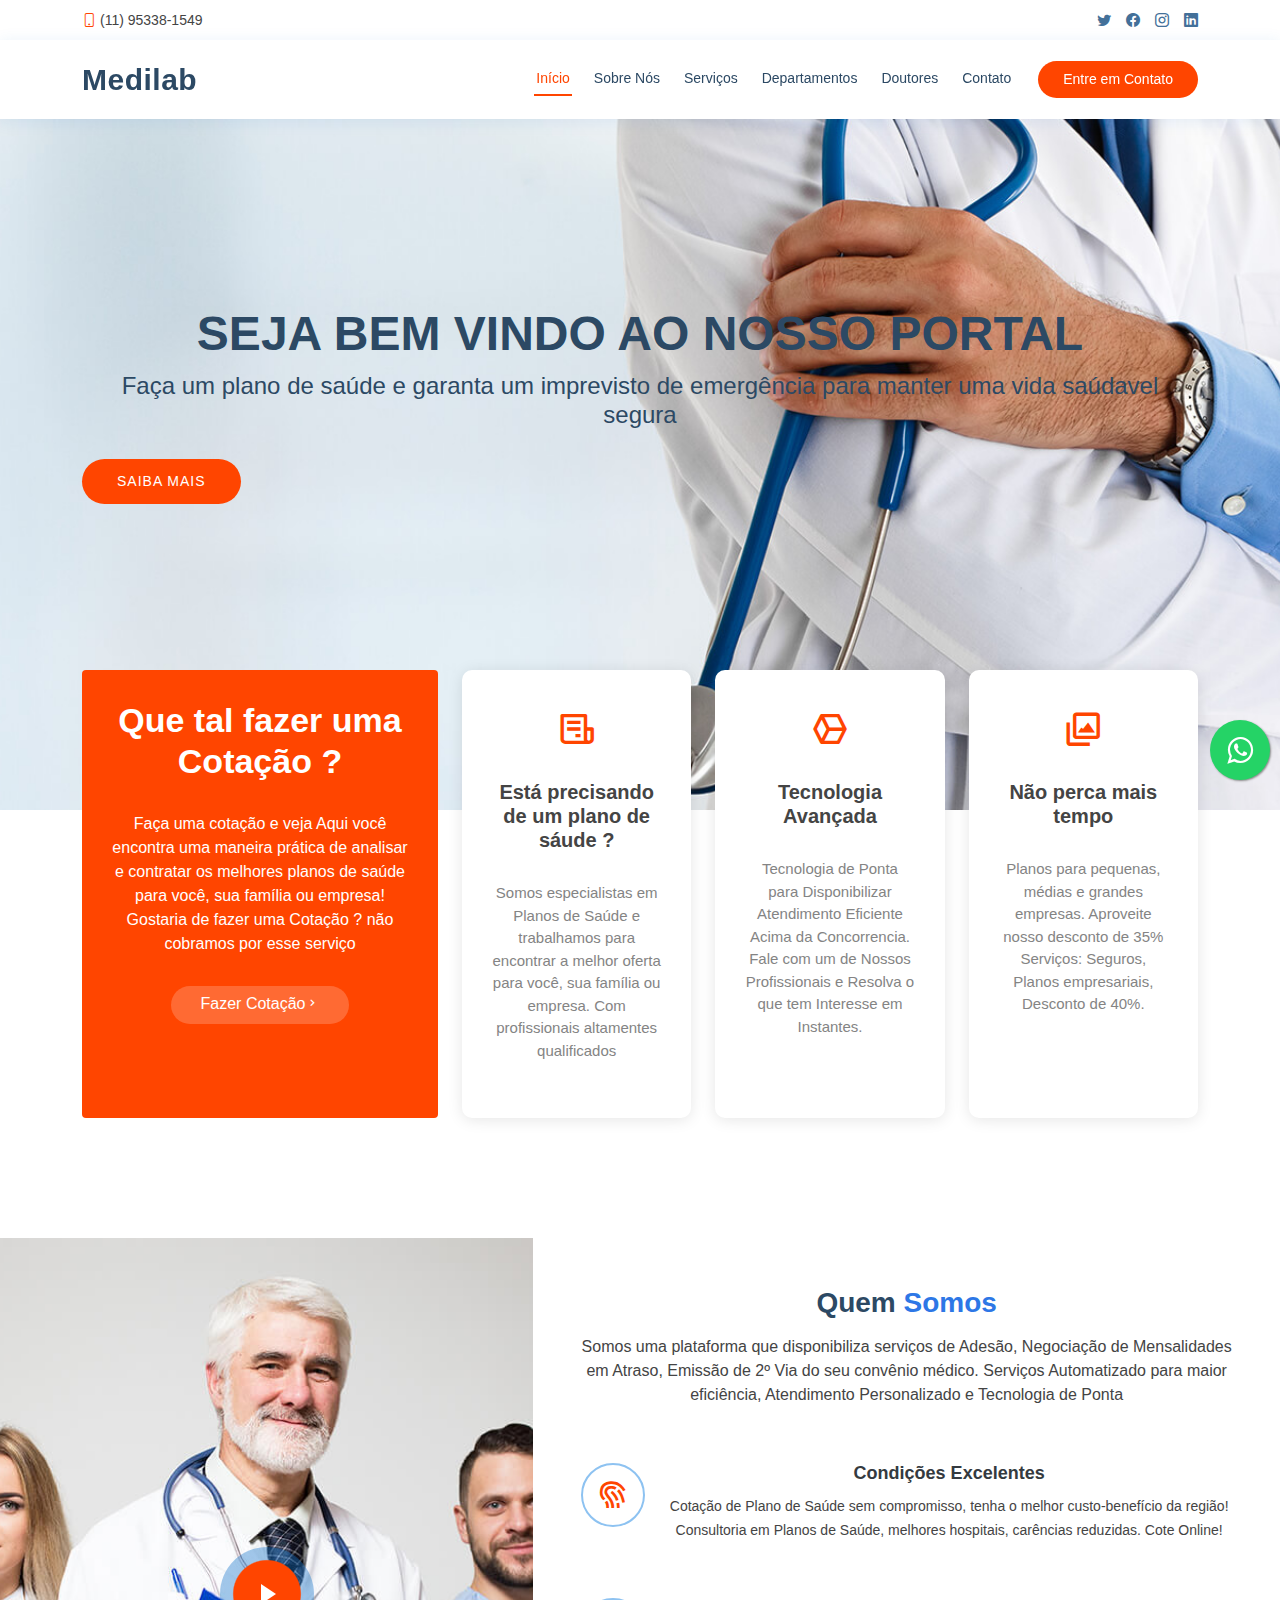
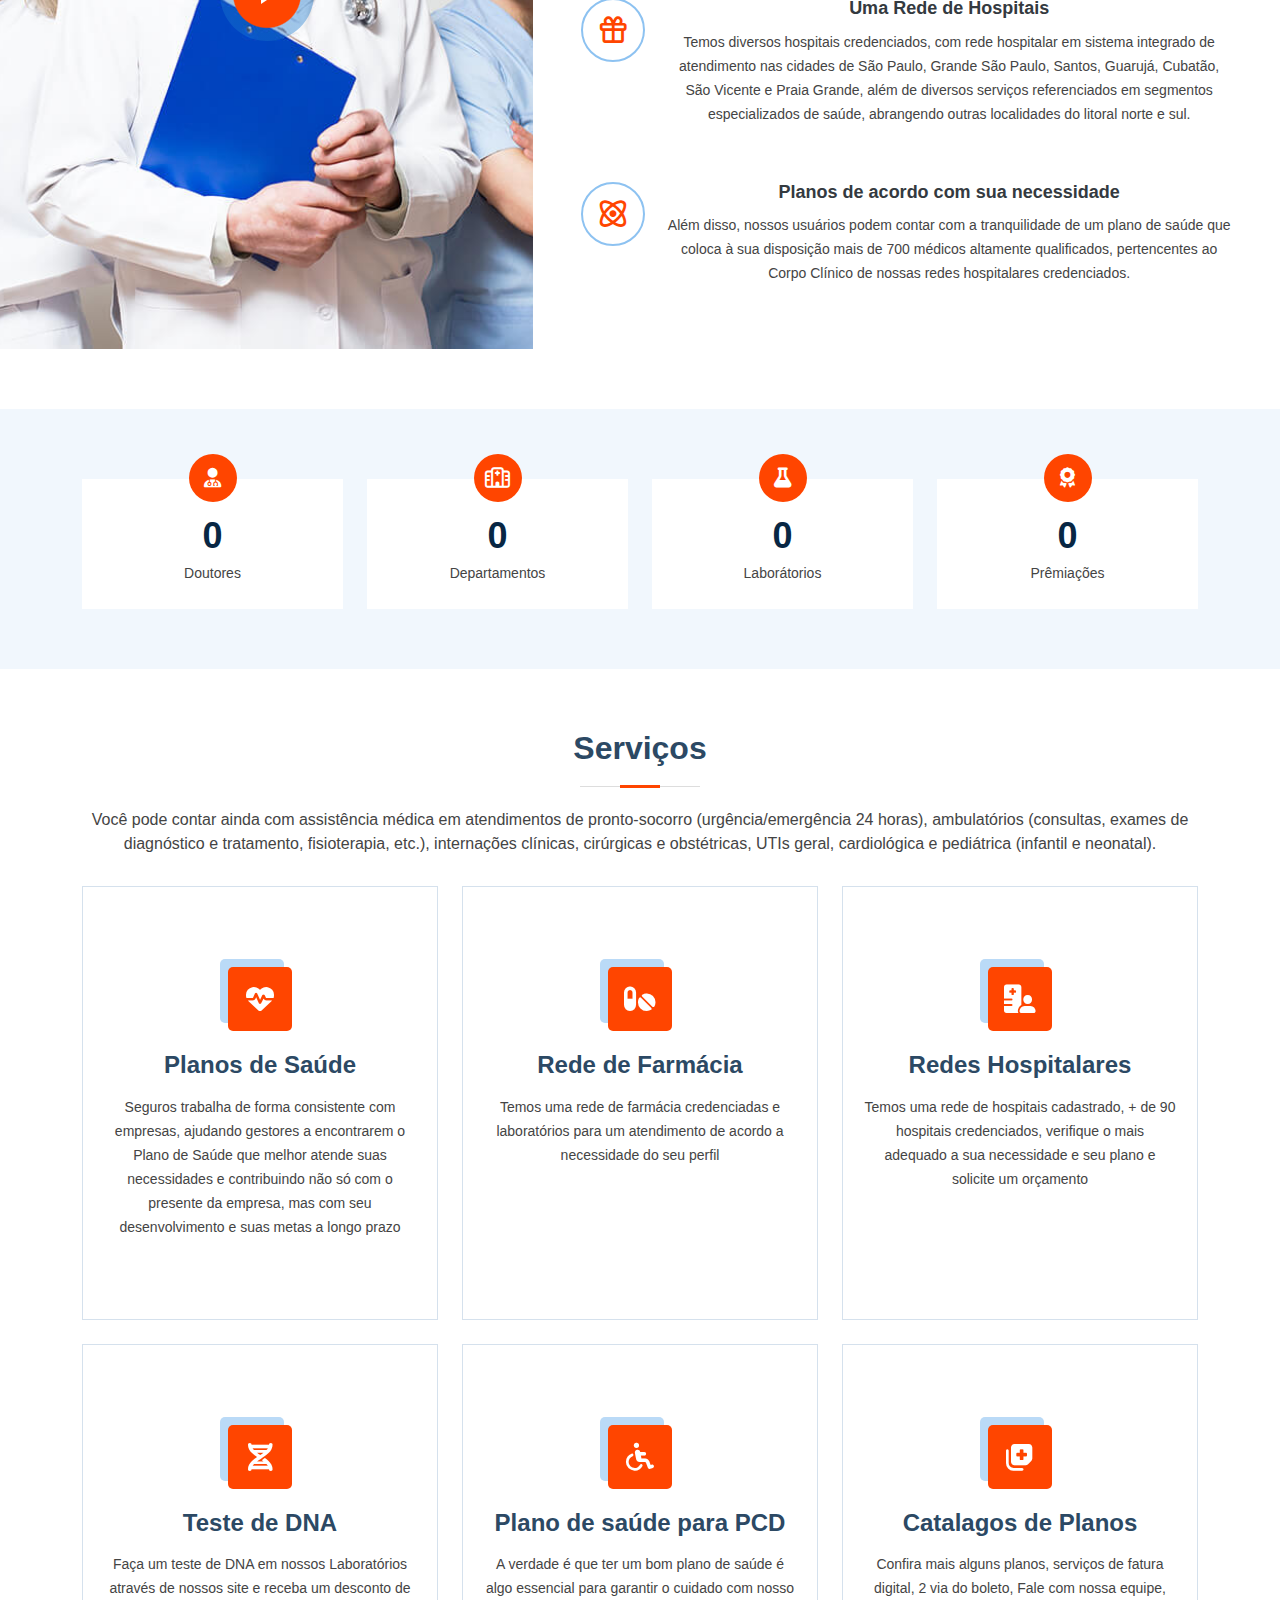
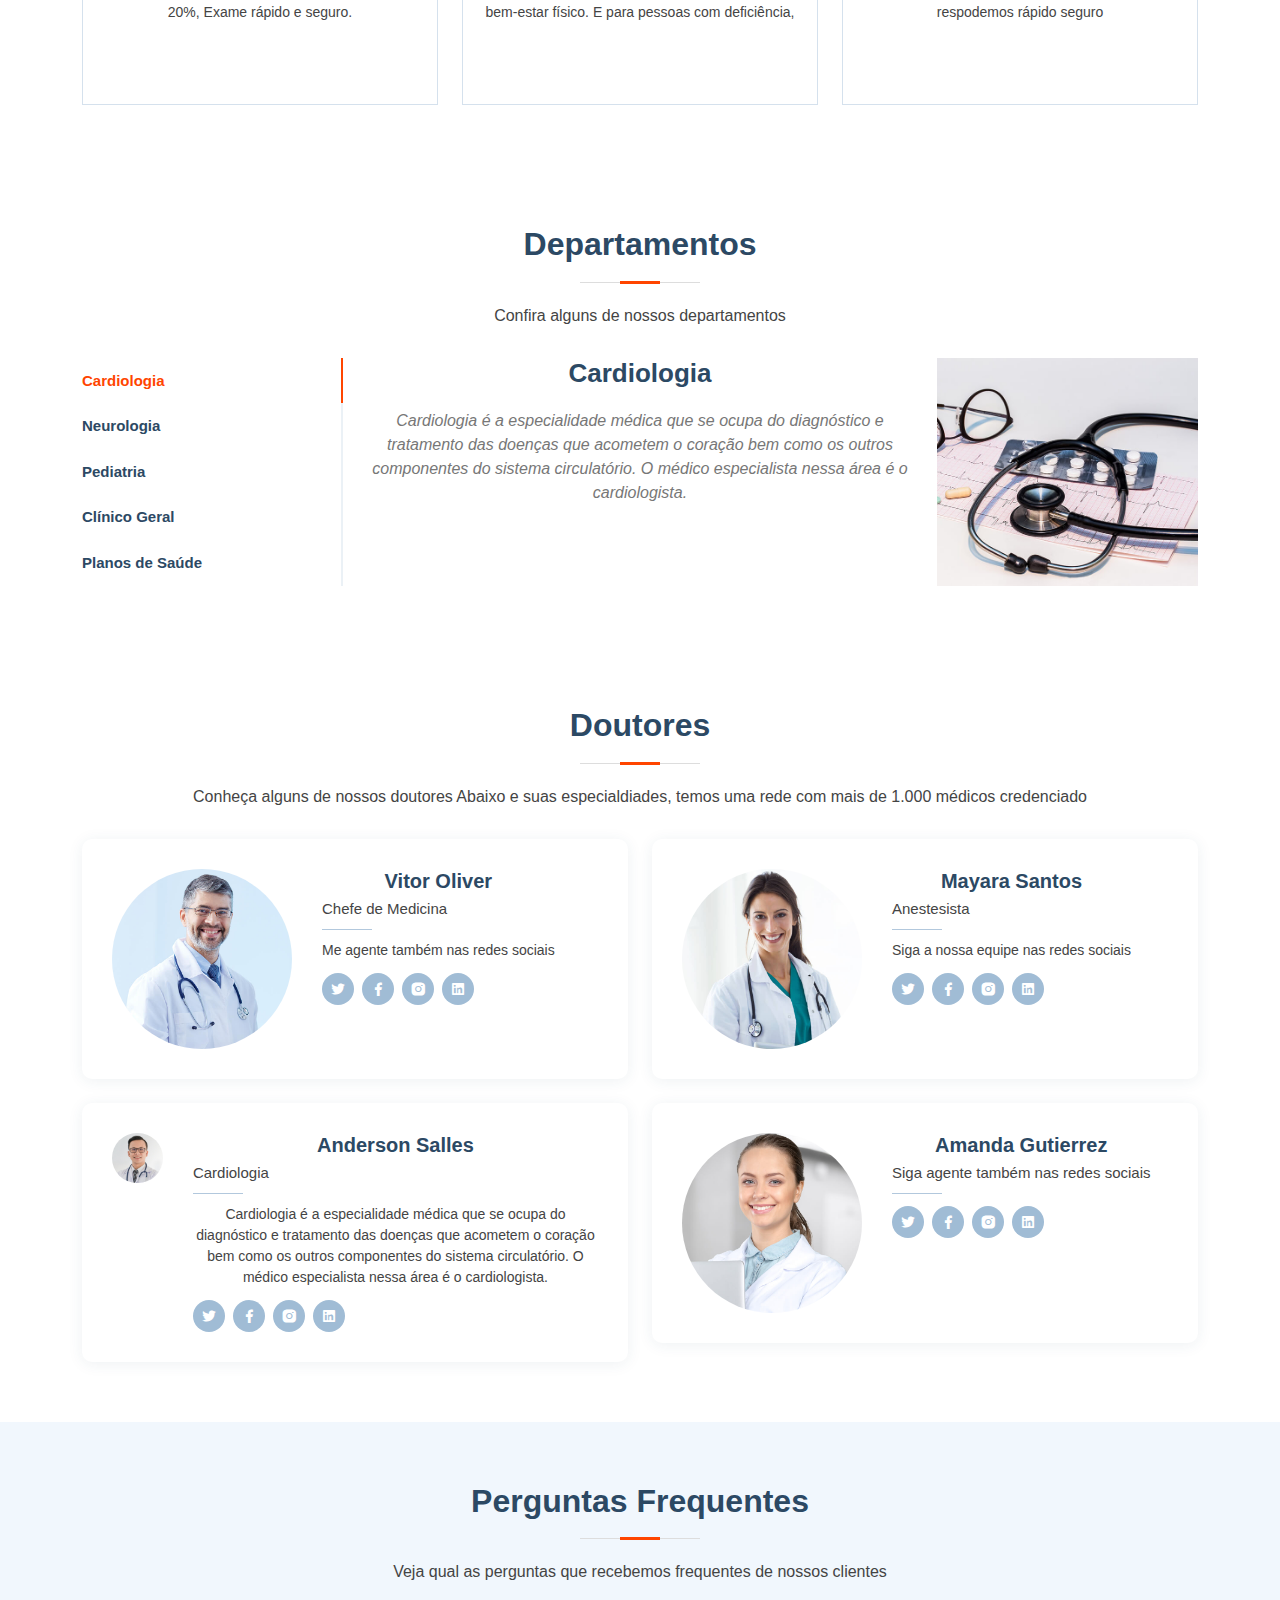
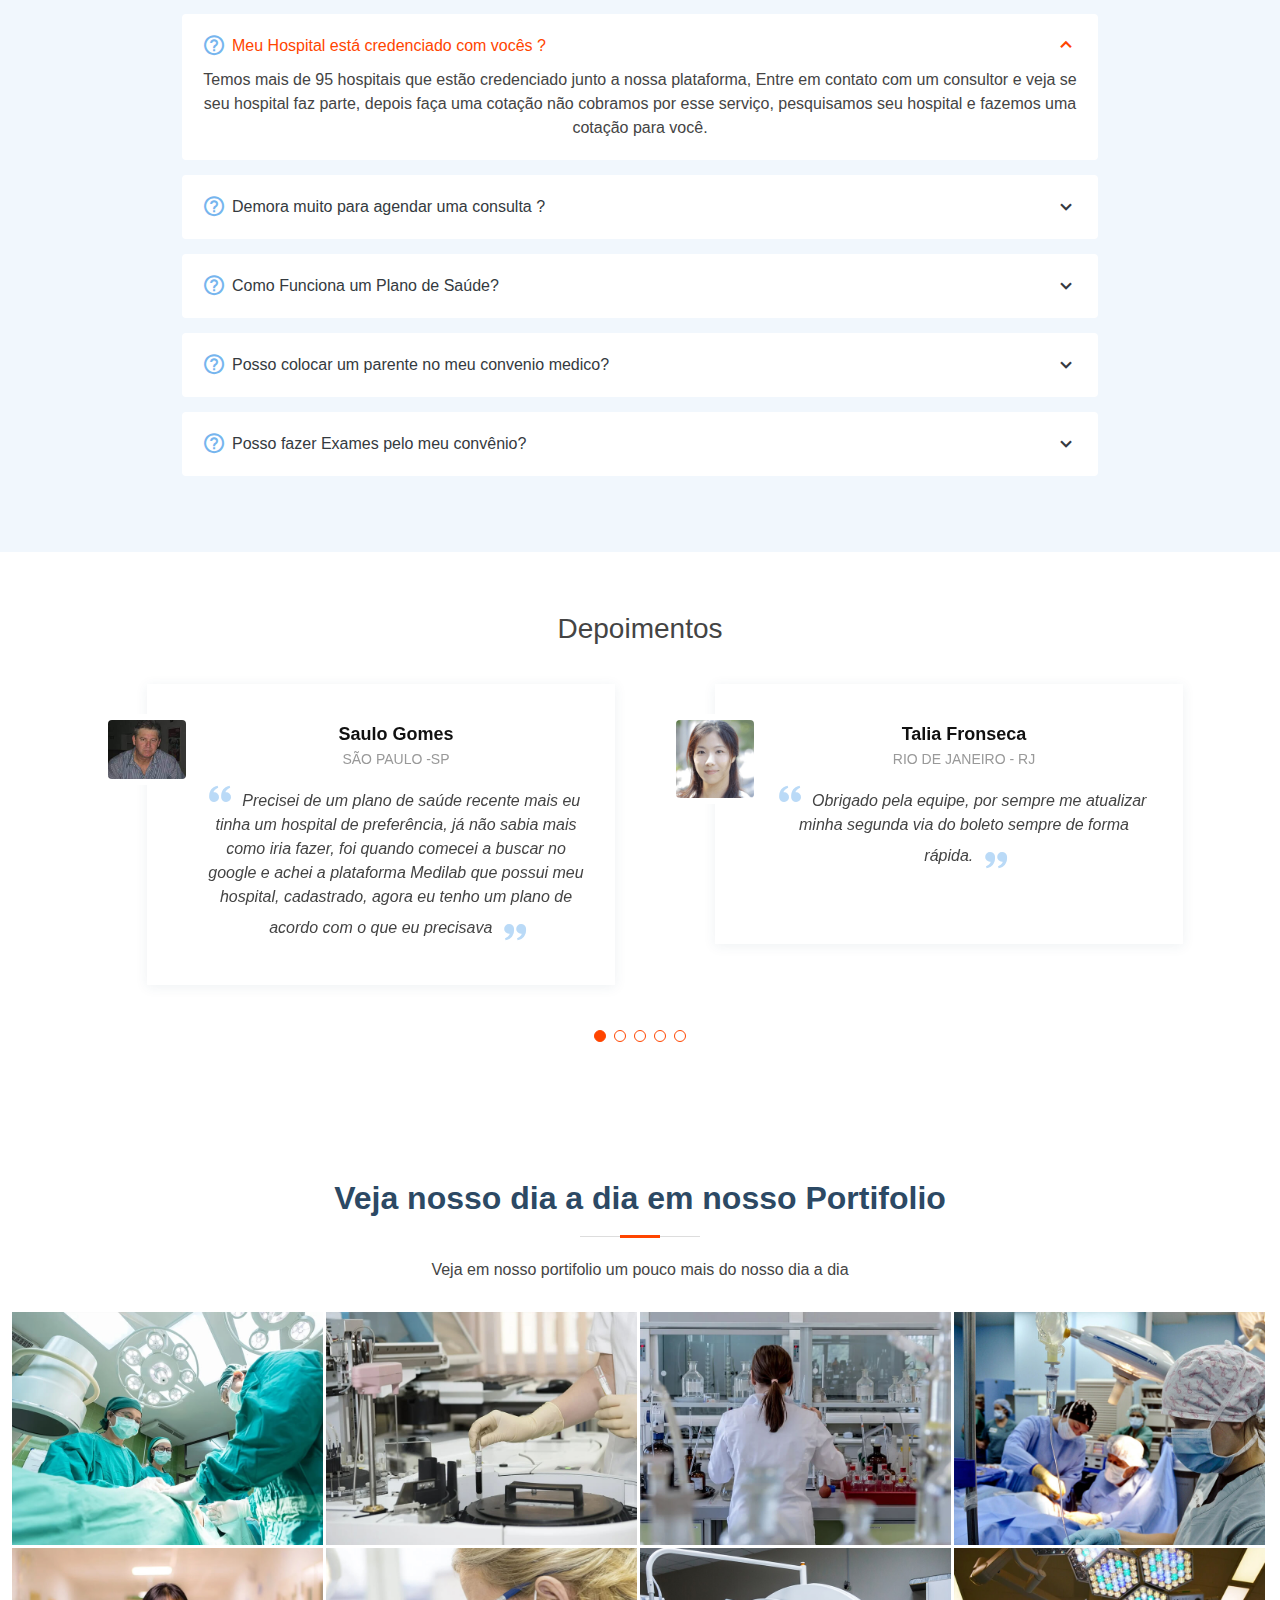
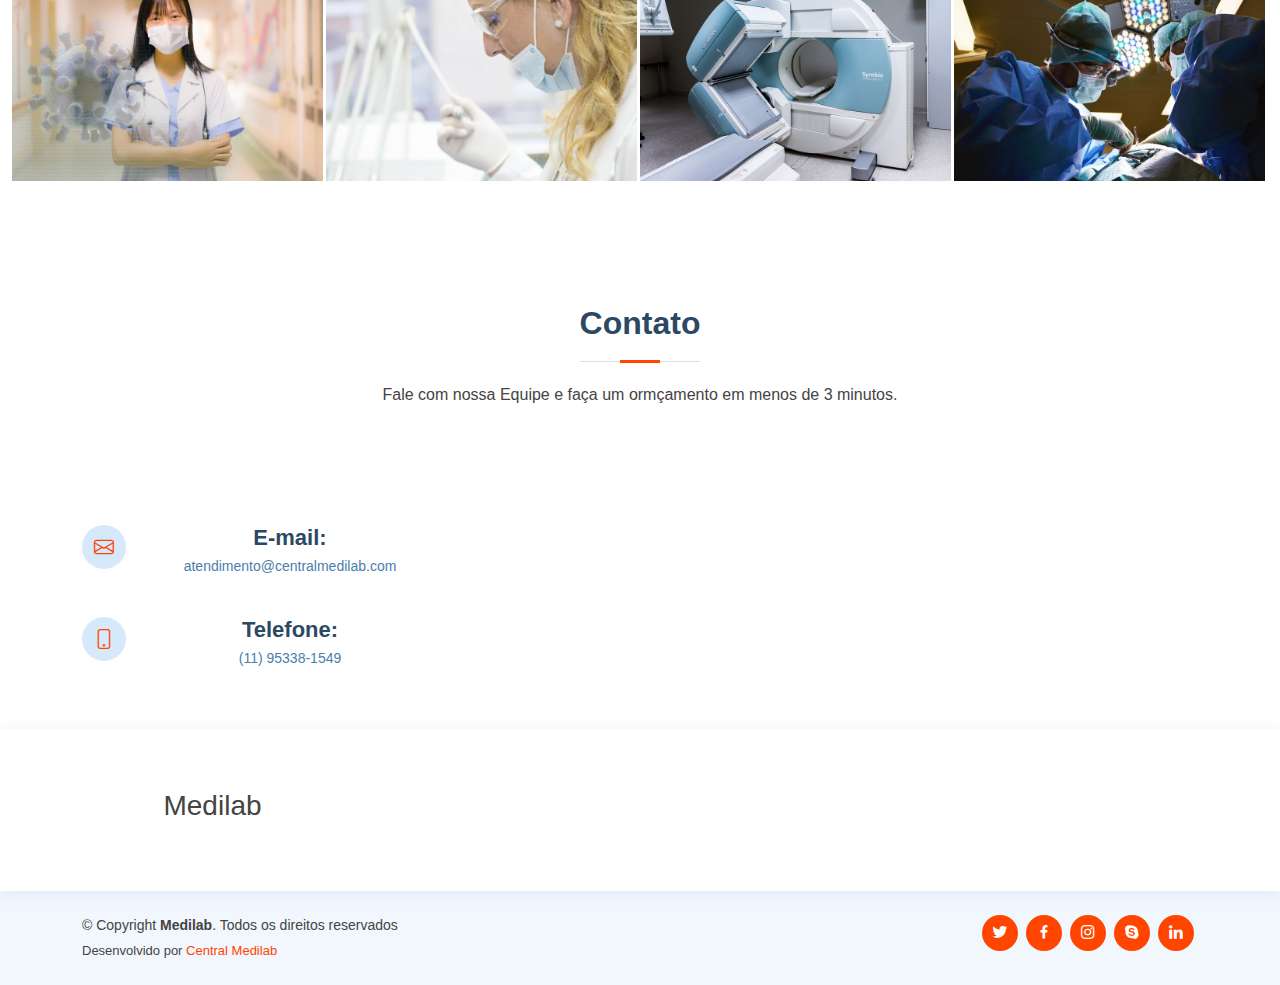
<file: index.html>
﻿<!DOCTYPE html>
<html lang="pt-br">

<head>
  <meta charset="utf-8">
  <meta content="width=device-width, initial-scale=1.0" name="viewport">

  <title>Medilab Planos de Saúde Vida Saúdavel Garantida - Início</title>
  <meta content="Bem vindo ao nosso Portal Assessoria jurídica | Assessoria Financeira" name="description">
  <meta content="Plano de saúde, Fatura digital planos de saúde" name="keywords">

  <!-- Favicons -->
  <link href="assets/img/favicon.png" rel="icon">
  <link href="assets/img/apple-touch-icon.png" rel="apple-touch-icon">

  <!-- Google Fonts -->
  <link href="css?family=Open+Sans:300,300i,400,400i,600,600i,700,700i|Raleway:300,300i,400,400i,500,500i,600,600i,700,700i|Poppins:300,300i,400,400i,500,500i,600,600i,700,700i" rel="stylesheet">

  <!-- Vendor CSS Files -->
  <link href="assets/vendor/fontawesome-free/css/all.min.css" rel="stylesheet">
  <link href="assets/vendor/animate.css/animate.min.css" rel="stylesheet">
  <link href="assets/vendor/bootstrap/css/bootstrap.min.css" rel="stylesheet">
  <link href="assets/vendor/bootstrap-icons/bootstrap-icons.css" rel="stylesheet">
  <link href="assets/vendor/boxicons/css/boxicons.min.css" rel="stylesheet">
  <link href="assets/vendor/glightbox/css/glightbox.min.css" rel="stylesheet">
  <link href="assets/vendor/remixicon/remixicon.css" rel="stylesheet">
  <link href="assets/vendor/swiper/swiper-bundle.min.css" rel="stylesheet">

  <!-- Template Main CSS File -->
  <link href="assets/css/style.css" rel="stylesheet">

  <!-- =======================================================
  * Template Name: Medilab - v4.9.0
  * Template URL: https://bootstrapmade.com/medilab-free-medical-bootstrap-theme/
  * Author: BootstrapMade.com
  * License: https://bootstrapmade.com/license/
  ======================================================== -->
</head>

<body>

  <!-- ======= Top Bar ======= -->
  <div id="topbar" class="d-flex align-items-center fixed-top">
    <div class="container d-flex justify-content-between">
      <div class="contact-info d-flex align-items-center">        
        <i class="bi bi-phone"></i> (11) 95338‑1549
      </div>
      <div class="d-none d-lg-flex social-links align-items-center">
        <a href="#" class="twitter"><i class="bi bi-twitter"></i></a>
        <a href="#" class="facebook"><i class="bi bi-facebook"></i></a>
        <a href="#" class="instagram"><i class="bi bi-instagram"></i></a>
        <a href="#" class="linkedin"><i class="bi bi-linkedin"></i></a>
      </div>
    </div>
  </div>

  <!-- ======= Header ======= -->
  <header id="header" class="fixed-top">
    <div class="container d-flex align-items-center">

      <h1 class="logo me-auto"><a href="index.html">Medilab</a></h1>
      <!-- Uncomment below if you prefer to use an image logo -->
      <!-- <a href="index.html" class="logo me-auto"><img src="assets/img/logo.png" alt="" class="img-fluid"></a>-->

      <nav id="navbar" class="navbar order-last order-lg-0">
        <ul>
          <li><a class="nav-link scrollto active" href="#hero">Início</a></li>
          <li><a class="nav-link scrollto" href="#about">Sobre Nós</a></li>
          <li><a class="nav-link scrollto" href="#services">Serviços</a></li>
          <li><a class="nav-link scrollto" href="#departments">Departamentos</a></li>
          <li><a class="nav-link scrollto" href="#doctors">Doutores</a></li>          
          <li><a class="nav-link scrollto" href="#contact">Contato</a></li>
        </ul>
        <i class="bi bi-list mobile-nav-toggle"></i>
      </nav><!-- .navbar -->

      <a href="#appointment" class="appointment-btn scrollto"><span class="d-none d-md-inline">Entre em</span> Contato</a>

    </div>
  </header><!-- End Header -->

  <!-- ======= Hero Section ======= -->
  <section id="hero" class="d-flex align-items-center">
    <div class="container">
      <h1>Seja bem vindo ao nosso Portal</h1>
      <h2>Faça um plano de saúde e garanta um imprevisto de emergência para manter uma vida saúdavel segura</h2>
      <a href="https://api.whatsapp.com/send?l=pt_BR&phone=5511953381549&text=Ol%C3%A1%20Gostaria%20de%20um%20atendimento" class="btn-get-started scrollto">Saiba mais</a>
    </div>
  </section><!-- End Hero -->

  <main id="main">

    <!-- ======= Why Us Section ======= -->
    <section id="why-us" class="why-us">
      <div class="container">

        <div class="row">
          <div class="col-lg-4 d-flex align-items-stretch">
            <div class="content">
              <h3>Que tal fazer uma Cotação ?</h3>
              <p>
              Faça uma cotação e veja Aqui você encontra uma maneira prática de analisar e contratar os melhores planos de saúde para você, sua família ou empresa!
              <br>
              Gostaria de fazer uma Cotação ?
              não cobramos por esse serviço
              </p>
              <div class="text-center">
                <a href="#" class="more-btn">Fazer Cotação<i class="bx bx-chevron-right"></i></a>
              </div>
            </div>
          </div>
          <div class="col-lg-8 d-flex align-items-stretch">
            <div class="icon-boxes d-flex flex-column justify-content-center">
              <div class="row">
                <div class="col-xl-4 d-flex align-items-stretch">
                  <div class="icon-box mt-4 mt-xl-0">
                    <i class="bx bx-receipt"></i>
                    <h4>Está precisando de um plano de sáude ?</h4>
                    <p>Somos especialistas em Planos de Saúde e trabalhamos para encontrar a melhor oferta para você, sua família ou empresa. Com profissionais altamentes qualificados</p>
                  </div>
                </div>
                <div class="col-xl-4 d-flex align-items-stretch">
                  <div class="icon-box mt-4 mt-xl-0">
                    <i class="bx bx-cube-alt"></i>
                    <h4>Tecnologia Avançada</h4>
                    <p>Tecnologia de Ponta para Disponibilizar Atendimento Eficiente Acima da Concorrencia. Fale com um de Nossos Profissionais e Resolva o que tem Interesse em Instantes.</p>
                  </div>
                </div>
                <div class="col-xl-4 d-flex align-items-stretch">
                  <div class="icon-box mt-4 mt-xl-0">
                    <i class="bx bx-images"></i>
                    <h4>Não perca mais tempo</h4>
                    <p>Planos para pequenas, médias e grandes empresas. Aproveite nosso desconto de 35% Serviços: Seguros, Planos empresariais, Desconto de 40%.</p>
                  </div>
                </div>
              </div>
            </div><!-- End .content-->
          </div>
        </div>

      </div>
    </section><!-- End Why Us Section -->

    <!-- ======= About Section ======= -->
    <section id="about" class="about">
      <div class="container-fluid">

        <div class="row">
          <div class="col-xl-5 col-lg-6 video-box d-flex justify-content-center align-items-stretch position-relative">
            <a href="https://www.youtube.com/watch?v=jDDaplaOz7Q" class="glightbox play-btn mb-4"></a>
          </div>

          <div class="col-xl-7 col-lg-6 icon-boxes d-flex flex-column align-items-stretch justify-content-center py-5 px-lg-5">
            <h3>Quem <span style="color: rgb(45, 119, 230);">Somos</span></h3>
            <p>Somos uma plataforma que disponibiliza serviços de Adesão, Negociação de Mensalidades em Atraso, Emissão de 2º Via do seu convênio médico. Serviços Automatizado para maior eficiência, Atendimento Personalizado e Tecnologia de Ponta</p>

            <div class="icon-box">
              <div class="icon"><i class="bx bx-fingerprint"></i></div>
              <h4 class="title"><a href="https://api.whatsapp.com/send?l=pt_BR&phone=5511953381549&text=Ol%C3%A1%20Gostaria%20de%20um%20atendimento">Condições Excelentes</a></h4>
              <p class="description">Cotação de Plano de Saúde sem compromisso, tenha o melhor custo-benefício da região! Consultoria em Planos de Saúde, melhores hospitais, carências reduzidas. Cote Online!</p>
            </div>

            <div class="icon-box">
              <div class="icon"><i class="bx bx-gift"></i></div>
              <h4 class="title"><a href="https://api.whatsapp.com/send?l=pt_BR&phone=5511953381549&text=Ol%C3%A1%20Gostaria%20de%20um%20atendimento">Uma Rede de Hospitais</a></h4>
              <p class="description">Temos diversos hospitais credenciados, com rede hospitalar em sistema integrado de atendimento nas cidades de São Paulo, Grande São Paulo, Santos, Guarujá, Cubatão, São Vicente e Praia Grande, além de diversos serviços referenciados em segmentos especializados de saúde, abrangendo outras localidades do litoral norte e sul.</p>
            </div>

            <div class="icon-box">
              <div class="icon"><i class="bx bx-atom"></i></div>
              <h4 class="title"><a href="https://api.whatsapp.com/send?l=pt_BR&phone=5511953381549&text=Ol%C3%A1%20Gostaria%20de%20um%20atendimento">Planos de acordo com sua necessidade</a></h4>
              <p class="description">Além disso, nossos usuários podem contar com a tranquilidade de um plano de saúde que coloca à sua disposição mais de 700 médicos altamente qualificados, pertencentes ao Corpo Clínico de nossas redes hospitalares credenciados.</p>
            </div>

          </div>
        </div>

      </div>
    </section><!-- End About Section -->

    <!-- ======= Counts Section ======= -->
    <section id="counts" class="counts">
      <div class="container">

        <div class="row">

          <div class="col-lg-3 col-md-6">
            <div class="count-box">
              <i class="fas fa-user-md"></i>
              <span data-purecounter-start="0" data-purecounter-end="1500" data-purecounter-duration="1" class="purecounter"></span>
              <p>Doutores</p>
            </div>
          </div>

          <div class="col-lg-3 col-md-6 mt-5 mt-md-0">
            <div class="count-box">
              <i class="far fa-hospital"></i>
              <span data-purecounter-start="0" data-purecounter-end="98" data-purecounter-duration="1" class="purecounter"></span>
              <p>Departamentos</p>
            </div>
          </div>

          <div class="col-lg-3 col-md-6 mt-5 mt-lg-0">
            <div class="count-box">
              <i class="fas fa-flask"></i>
              <span data-purecounter-start="0" data-purecounter-end="150" data-purecounter-duration="1" class="purecounter"></span>
              <p>Laborátorios</p>
            </div>
          </div>

          <div class="col-lg-3 col-md-6 mt-5 mt-lg-0">
            <div class="count-box">
              <i class="fas fa-award"></i>
              <span data-purecounter-start="0" data-purecounter-end="115" data-purecounter-duration="1" class="purecounter"></span>
              <p>Prêmiações</p>
            </div>
          </div>

        </div>

      </div>
    </section><!-- End Counts Section -->

    <!-- ======= Services Section ======= -->
    <section id="services" class="services">
      <div class="container">

        <div class="section-title">
          <h2>Serviços</h2>
          <p>Você pode contar ainda com assistência médica em atendimentos de pronto-socorro (urgência/emergência 24 horas), ambulatórios (consultas, exames de diagnóstico e tratamento, fisioterapia, etc.), internações clínicas, cirúrgicas e obstétricas, UTIs geral, cardiológica e pediátrica (infantil e neonatal).</p>
        </div>

        <div class="row">
          <div class="col-lg-4 col-md-6 d-flex align-items-stretch">
            <div class="icon-box">
              <div class="icon"><i class="fas fa-heartbeat"></i></div>
              <h4><a href="https://api.whatsapp.com/send?l=pt_BR&phone=5511953381549&text=Ol%C3%A1%20Gostaria%20de%20um%20atendimento">Planos de Saúde</a></h4>
              <p>Seguros trabalha de forma consistente com empresas, ajudando gestores a encontrarem o Plano de Saúde que melhor atende suas necessidades e contribuindo não só com o presente da empresa, mas com seu desenvolvimento e suas metas a longo prazo</p>
            </div>
          </div>

          <div class="col-lg-4 col-md-6 d-flex align-items-stretch mt-4 mt-md-0">
            <div class="icon-box">
              <div class="icon"><i class="fas fa-pills"></i></div>
              <h4><a href="https://api.whatsapp.com/send?l=pt_BR&phone=5511953381549&text=Ol%C3%A1%20Gostaria%20de%20um%20atendimento">Rede de Farmácia</a></h4>
              <p>Temos uma rede de farmácia credenciadas e laboratórios para um atendimento de acordo a necessidade do seu perfil</p>
            </div>
          </div>

          <div class="col-lg-4 col-md-6 d-flex align-items-stretch mt-4 mt-lg-0">
            <div class="icon-box">
              <div class="icon"><i class="fas fa-hospital-user"></i></div>
              <h4><a href="https://api.whatsapp.com/send?l=pt_BR&phone=5511953381549&text=Ol%C3%A1%20Gostaria%20de%20um%20atendimento">Redes Hospitalares</a></h4>
              <p>Temos uma rede de hospitais cadastrado, + de 90 hospitais credenciados, verifique o mais adequado a sua necessidade e seu plano e solicite um orçamento</p>
            </div>
          </div>

          <div class="col-lg-4 col-md-6 d-flex align-items-stretch mt-4">
            <div class="icon-box">
              <div class="icon"><i class="fas fa-dna"></i></div>
              <h4><a href="https://api.whatsapp.com/send?l=pt_BR&phone=5511953381549&text=Ol%C3%A1%20Gostaria%20de%20um%20atendimento">Teste de DNA</a></h4>
              <p>Faça um teste de DNA em nossos Laboratórios através de nossos site e receba um desconto de 20%, Exame rápido e seguro. </p>
            </div>
          </div>

          <div class="col-lg-4 col-md-6 d-flex align-items-stretch mt-4">
            <div class="icon-box">
              <div class="icon"><i class="fas fa-wheelchair"></i></div>
              <h4><a href="https://api.whatsapp.com/send?l=pt_BR&phone=5511953381549&text=Ol%C3%A1%20Gostaria%20de%20um%20atendimento">Plano de saúde para PCD</a></h4>
              <p>A verdade é que ter um bom plano de saúde é algo essencial para garantir o cuidado com nosso bem-estar físico. E para pessoas com deficiência, </p>
            </div>
          </div>

          <div class="col-lg-4 col-md-6 d-flex align-items-stretch mt-4">
            <div class="icon-box">
              <div class="icon"><i class="fas fa-notes-medical"></i></div>
              <h4><a href="https://api.whatsapp.com/send?l=pt_BR&phone=5511953381549&text=Ol%C3%A1%20Gostaria%20de%20um%20atendimento">Catalagos de Planos</a></h4>
              <p>Confira mais alguns planos, serviços de fatura digital, 2 via do boleto, Fale com nossa equipe, respodemos rápido seguro</p>
            </div>
          </div>

        </div>

      </div>
    </section><!-- End Services Section -->

    <!-- ======= Departments Section ======= -->
    <section id="departments" class="departments">
      <div class="container">

        <div class="section-title">
          <h2>Departamentos</h2>
          <p>Confira alguns de nossos departamentos</p>
        </div>

        <div class="row gy-4">
          <div class="col-lg-3">
            <ul class="nav nav-tabs flex-column">
              <li class="nav-item">
                <a class="nav-link active show" data-bs-toggle="tab" href="#tab-1">Cardiologia</a>
              </li>
              <li class="nav-item">
                <a class="nav-link" data-bs-toggle="tab" href="#tab-2">Neurologia</a>
              </li>
              <li class="nav-item">
                <a class="nav-link" data-bs-toggle="tab" href="#tab-3">Pediatria</a>
              </li>
              <li class="nav-item">
                <a class="nav-link" data-bs-toggle="tab" href="#tab-4">Clínico Geral</a>
              </li>
              <li class="nav-item">
                <a class="nav-link" data-bs-toggle="tab" href="#tab-5">Planos de Saúde</a>
              </li>
            </ul>
          </div>
          <div class="col-lg-9">
            <div class="tab-content">
              <div class="tab-pane active show" id="tab-1">
                <div class="row gy-4">
                  <div class="col-lg-8 details order-2 order-lg-1">
                    <h3>Cardiologia</h3>
                    <p class="fst-italic">Cardiologia é a especialidade médica que se ocupa do diagnóstico e tratamento das doenças que acometem o coração bem como os outros componentes do sistema circulatório. O médico especialista nessa área é o cardiologista. </p>
                  </div>
                  <div class="col-lg-4 text-center order-1 order-lg-2">
                    <img src="assets/img/departments-1.jpg" alt="" class="img-fluid">
                  </div>
                </div>
              </div>
              <div class="tab-pane" id="tab-2">
                <div class="row gy-4">
                  <div class="col-lg-8 details order-2 order-lg-1">
                    <h3>Neurologia</h3>
                    <p class="fst-italic">Neurologia é a especialidade médica que trata dos distúrbios estruturais do sistema nervoso. Especificamente, ela lida com o diagnóstico e tratamento de todas as categorias de doenças que envolvem os sistemas nervoso central, periférico e autônomo, parassimpático e simpático incluindo os seus revestimentos, vasos sanguíneos, e todos os tecidos efetores, como os músculos. O correspondente cirúrgico da especialidade é a neurocirurgia</p>
                  </div>
                  <div class="col-lg-4 text-center order-1 order-lg-2">
                    <img src="assets/img/departments-2.jpg" alt="" class="img-fluid">
                  </div>
                </div>
              </div>
              <div class="tab-pane" id="tab-3">
                <div class="row gy-4">
                  <div class="col-lg-8 details order-2 order-lg-1">
                    <h3>Pediatria</h3>
                    <p class="fst-italic">A pediatria é a especialidade médica dedicada à assistência à criança e ao adolescente, nos seus diversos aspectos, sejam eles preventivos ou curativos.
                      <br>
                      Pediatra - Atendimento Pediátrico - Atendimento Infantil para atender todos os ... principalmente em Pediatria, Ortopedia Infantil e Cirurgias Pediátricas
                    </p>
                  </div>
                  <div class="col-lg-4 text-center order-1 order-lg-2">
                    <img src="assets/img/departments-3.jpg" alt="" class="img-fluid">
                  </div>
                </div>
              </div>
              <div class="tab-pane" id="tab-4">
                <div class="row gy-4">
                  <div class="col-lg-8 details order-2 order-lg-1">
                    <h3>Clínico Geral</h3>
                    <p class="fst-italic">Agende No Consultório Mais Próximo Ou Faça Uma Consulta Online, Diretamente Do Seu Celular. Diversos Centros Médicos E Com Atendimento Individualizado. Agende Pelo Site Ou App. Exames e Consultas. Não é Plano de Saúde. Centros em toda São Paulo.
                     <br>
                      O generalista pode pedir exames laboratoriais, como sangue, urina e fezes, exames de imagem, como tomografia computadorizada, ultrassonografia, raio-x, ressonância e mamografia, entre outros. Desde que seja necessário, por isso é importante procurar um clinico antes de fazer exames por conta própria
                    </p>
                  </div>
                  <div class="col-lg-4 text-center order-1 order-lg-2">
                    <img src="assets/img/departments-4.jpg" alt="" class="img-fluid">
                  </div>
                </div>
              </div>
              <div class="tab-pane" id="tab-5">
                <div class="row gy-4">
                  <div class="col-lg-8 details order-2 order-lg-1">
                    <h3>Planos de Saúde</h3>
                    <p class="fst-italic">Não espere precisar do plano de saúde para contratá-lo, garanta seu bem estar agora mesmo. Garanta o plano odontológico gratuito, fale conosco e saiba como ganhar. Tempo limitado. Suporte Especializado. Atendimento Premium. Serviços Exclusivos.</p>
                  </div>
                  <div class="col-lg-4 text-center order-1 order-lg-2">
                    <img src="assets/img/departments-5.jpg" alt="" class="img-fluid">
                  </div>
                </div>
              </div>
            </div>
          </div>
        </div>

      </div>
    </section><!-- End Departments Section -->

    <!-- ======= Doctors Section ======= -->
    <section id="doctors" class="doctors">
      <div class="container">

        <div class="section-title">
          <h2>Doutores</h2>
          <p>Conheça alguns de nossos doutores Abaixo e suas especialdiades, temos uma rede com mais de 1.000 médicos credenciado</p>
        </div>

        <div class="row">

          <div class="col-lg-6">
            <div class="member d-flex align-items-start">
              <div class="pic"><img src="assets/img/doctors/doctors-1.jpg" class="img-fluid" alt=""></div>
              <div class="member-info">
                <h4>Vitor Oliver</h4>
                <span>Chefe de Medicina</span>
                <p>Me agente também nas redes sociais</p>
                <div class="social">
                  <a href=""><i class="ri-twitter-fill"></i></a>
                  <a href=""><i class="ri-facebook-fill"></i></a>
                  <a href=""><i class="ri-instagram-fill"></i></a>
                  <a href=""> <i class="ri-linkedin-box-fill"></i> </a>
                </div>
              </div>
            </div>
          </div>

          <div class="col-lg-6 mt-4 mt-lg-0">
            <div class="member d-flex align-items-start">
              <div class="pic"><img src="assets/img/doctors/doctors-2.jpg" class="img-fluid" alt=""></div>
              <div class="member-info">
                <h4>Mayara Santos</h4>
                <span>Anestesista</span>
                <p>Siga a nossa equipe nas redes sociais</p>
                <div class="social">
                  <a href=""><i class="ri-twitter-fill"></i></a>
                  <a href=""><i class="ri-facebook-fill"></i></a>
                  <a href=""><i class="ri-instagram-fill"></i></a>
                  <a href=""> <i class="ri-linkedin-box-fill"></i> </a>
                </div>
              </div>
            </div>
          </div>

          <div class="col-lg-6 mt-4">
            <div class="member d-flex align-items-start">
              <div class="pic"><img src="assets/img/doctors/doctors-3.jpg" class="img-fluid" alt=""></div>
              <div class="member-info">
                <h4>Anderson Salles</h4>
                <span>Cardiologia</span>
                <p>Cardiologia é a especialidade médica que se ocupa do diagnóstico e tratamento das doenças que acometem o coração bem como os outros componentes do sistema circulatório. O médico especialista nessa área é o cardiologista.</p>
                <div class="social">
                  <a href=""><i class="ri-twitter-fill"></i></a>
                  <a href=""><i class="ri-facebook-fill"></i></a>
                  <a href=""><i class="ri-instagram-fill"></i></a>
                  <a href=""> <i class="ri-linkedin-box-fill"></i> </a>
                </div>
              </div>
            </div>
          </div>

          <div class="col-lg-6 mt-4">
            <div class="member d-flex align-items-start">
              <div class="pic"><img src="assets/img/doctors/doctors-4.jpg" class="img-fluid" alt=""></div>
              <div class="member-info">
                <h4>Amanda Gutierrez</h4>
                <span>Siga agente também nas redes sociais</span>                
                <div class="social">
                  <a href=""><i class="ri-twitter-fill"></i></a>
                  <a href=""><i class="ri-facebook-fill"></i></a>
                  <a href=""><i class="ri-instagram-fill"></i></a>
                  <a href=""> <i class="ri-linkedin-box-fill"></i> </a>
                </div>
              </div>
            </div>
          </div>

        </div>

      </div>
    </section><!-- End Doctors Section -->

    <!-- ======= Frequently Asked Questions Section ======= -->
    <section id="faq" class="faq section-bg">
      <div class="container">

        <div class="section-title">
          <h2>Perguntas Frequentes</h2>
          <p>Veja qual as perguntas que recebemos frequentes de nossos clientes</p>
        </div>

        <div class="faq-list">
          <ul>
            <li data-aos="fade-up">
              <i class="bx bx-help-circle icon-help"></i> <a data-bs-toggle="collapse" class="collapse" data-bs-target="#faq-list-1">Meu Hospital está credenciado com vocês ? <i class="bx bx-chevron-down icon-show"></i><i class="bx bx-chevron-up icon-close"></i></a>
              <div id="faq-list-1" class="collapse show" data-bs-parent=".faq-list">
                <p>
                  Temos mais de 95 hospitais que estão credenciado junto a nossa plataforma, Entre em contato com um consultor e veja se seu hospital faz parte, depois faça uma cotação não cobramos por esse serviço, 
                  pesquisamos seu hospital e fazemos uma cotação para você.
                
                </p>
              </div>
            </li>

            <li data-aos="fade-up" data-aos-delay="100">
              <i class="bx bx-help-circle icon-help"></i> <a data-bs-toggle="collapse" data-bs-target="#faq-list-2" class="collapsed">Demora muito para agendar uma consulta ? <i class="bx bx-chevron-down icon-show"></i><i class="bx bx-chevron-up icon-close"></i></a>
              <div id="faq-list-2" class="collapse" data-bs-parent=".faq-list">
                <p>
                  Para agendar uma consulta dura menos que 2 minutos.
                </p>
              </div>
            </li>

            <li data-aos="fade-up" data-aos-delay="200">
              <i class="bx bx-help-circle icon-help"></i> <a data-bs-toggle="collapse" data-bs-target="#faq-list-3" class="collapsed">Como Funciona um Plano de Saúde? <i class="bx bx-chevron-down icon-show"></i><i class="bx bx-chevron-up icon-close"></i></a>
              <div id="faq-list-3" class="collapse" data-bs-parent=".faq-list">
                <p>
                  O paciente paga um valor mensal para a operadora e tem acesso aos médicos credenciados na empresa, assim como outros profissionais e serviços de saúde. O que esse valor mensal cobre vai variar de acordo com o convênio escolhido pelo cliente
                </p>
              </div>
            </li>

            <li data-aos="fade-up" data-aos-delay="300">
              <i class="bx bx-help-circle icon-help"></i> <a data-bs-toggle="collapse" data-bs-target="#faq-list-4" class="collapsed">Posso colocar um parente no meu convenio medico? <i class="bx bx-chevron-down icon-show"></i><i class="bx bx-chevron-up icon-close"></i></a>
              <div id="faq-list-4" class="collapse" data-bs-parent=".faq-list">
                <p>
                  Parentes por afinidade são sogros, sogras, noras, genros e cunhados, e eles podem ser adicionados ao plano de saúde desde que sejam, no máximo, parentes por afinidade até o segundo grau.
                </p>
              </div>
            </li>

            <li data-aos="fade-up" data-aos-delay="400">
              <i class="bx bx-help-circle icon-help"></i> <a data-bs-toggle="collapse" data-bs-target="#faq-list-5" class="collapsed">Posso fazer Exames pelo meu convênio? <i class="bx bx-chevron-down icon-show"></i><i class="bx bx-chevron-up icon-close"></i></a>
              <div id="faq-list-5" class="collapse" data-bs-parent=".faq-list">
                <p>
                  Sim, junta nossa plataforma se você tiver um convênio, os exames estão vinculado
                </p>
              </div>
            </li>

          </ul>
        </div>

      </div>
    </section><!-- End Frequently Asked Questions Section -->

    <!-- ======= Testimonials Section ======= -->
    <section id="testimonials" class="testimonials">
      <div class="container">
        <div class="col-lg-12">
          <h3>Depoimentos</h3>
        </div>
        <div class="testimonials-slider swiper" data-aos="fade-up" data-aos-delay="100">
          <div class="swiper-wrapper">            
            <div class="swiper-slide">
              <div class="testimonial-wrap">
                <div class="testimonial-item">
                  <img src="assets/img/testimonials/testimonials-6.jfif" class="testimonial-img" alt="">
                  <h3>Saulo Gomes</h3>
                  <h4>SÃO PAULO -SP</h4>
                  <p>
                    <i class="bx bxs-quote-alt-left quote-icon-left"></i>
                    Precisei de um plano de saúde recente mais eu tinha um hospital de preferência, já não sabia mais como iria fazer, foi quando comecei a buscar no google e achei a plataforma Medilab 
                    que possui meu hospital, cadastrado, agora eu tenho um plano de acordo com o que eu precisava
                    <i class="bx bxs-quote-alt-right quote-icon-right"></i>
                  </p>
                </div>
              </div>
            </div><!-- End testimonial item -->

            <div class="swiper-slide">
              <div class="testimonial-wrap">
                <div class="testimonial-item">
                  <img src="assets/img/testimonials/testimonials-2.jpg" class="testimonial-img" alt="">
                  <h3>Talia Fronseca</h3>
                  <h4>RIO DE JANEIRO - RJ</h4>
                  <p>
                    <i class="bx bxs-quote-alt-left quote-icon-left"></i>
                    Obrigado pela equipe, por sempre me atualizar minha segunda via do boleto sempre de forma rápida.
                    <i class="bx bxs-quote-alt-right quote-icon-right"></i>
                  </p>
                </div>
              </div>
            </div><!-- End testimonial item -->

            <div class="swiper-slide">
              <div class="testimonial-wrap">
                <div class="testimonial-item">
                  <img src="assets/img/testimonials/testimonials-3.jpg" class="testimonial-img" alt="">
                  <h3>Jenifer Kaline</h3>
                  <h4>Store Owner</h4>
                  <p>
                    <i class="bx bxs-quote-alt-left quote-icon-left"></i>
                    Agradeço a toda equipe e peço desculpas por toda vez que atrasei o pagamento, mesmo assim me deram um prazo maior para pagar com juros minimo, Obrigado Medilab
                    <i class="bx bxs-quote-alt-right quote-icon-right"></i>
                  </p>
                </div>
              </div>
            </div><!-- End testimonial item -->

            <div class="swiper-slide">
              <div class="testimonial-wrap">
                <div class="testimonial-item">
                  <img src="assets/img/testimonials/testimonials-4.jpg" class="testimonial-img" alt="">
                  <h3>Brendo Luiz</h3>
                  <h4>SP - São Vicente</h4>
                  <p>
                    <i class="bx bxs-quote-alt-left quote-icon-left"></i>
                    A Minha esperiência foi a melhor até hoje com a Medilab os planos o atendimento, gosto muuito da plataforma toda muito eficaz, Recomendo.
                    <i class="bx bxs-quote-alt-right quote-icon-right"></i>
                  </p>
                </div>
              </div>
            </div><!-- End testimonial item -->

            <div class="swiper-slide">
              <div class="testimonial-wrap">
                <div class="testimonial-item">
                  <img src="assets/img/testimonials/testimonials-5.jpg" class="testimonial-img" alt="">
                  <h3>John Larson</h3>
                  <h4>Entrepreneur</h4>
                  <p>
                    <i class="bx bxs-quote-alt-left quote-icon-left"></i>
                    Agradeço a equipe por me ajudar no momento que eu mais precisei com minha Mãe, recomendo a amigos e todos, obrigado.
                    <i class="bx bxs-quote-alt-right quote-icon-right"></i>
                  </p>
                </div>
              </div>
            </div><!-- End testimonial item -->

          </div>
          <div class="swiper-pagination"></div>
        </div>

      </div>
    </section><!-- End Testimonials Section -->

    <!-- ======= Gallery Section ======= -->
    <section id="gallery" class="gallery">
      <div class="container">

        <div class="section-title">
          <h2>Veja nosso dia a dia em nosso Portifolio</h2>
          <p>Veja em nosso portifolio um pouco mais do nosso dia a dia</p>
        </div>
      </div>

      <div class="container-fluid">
        <div class="row g-0">

          <div class="col-lg-3 col-md-4">
            <div class="gallery-item">
              <a href="assets/img/gallery/gallery-1.jpg" class="galelry-lightbox">
                <img src="assets/img/gallery/gallery-1.jpg" alt="" class="img-fluid">
              </a>
            </div>
          </div>

          <div class="col-lg-3 col-md-4">
            <div class="gallery-item">
              <a href="assets/img/gallery/gallery-2.jpg" class="galelry-lightbox">
                <img src="assets/img/gallery/gallery-2.jpg" alt="" class="img-fluid">
              </a>
            </div>
          </div>

          <div class="col-lg-3 col-md-4">
            <div class="gallery-item">
              <a href="assets/img/gallery/gallery-3.jpg" class="galelry-lightbox">
                <img src="assets/img/gallery/gallery-3.jpg" alt="" class="img-fluid">
              </a>
            </div>
          </div>

          <div class="col-lg-3 col-md-4">
            <div class="gallery-item">
              <a href="assets/img/gallery/gallery-4.jpg" class="galelry-lightbox">
                <img src="assets/img/gallery/gallery-4.jpg" alt="" class="img-fluid">
              </a>
            </div>
          </div>

          <div class="col-lg-3 col-md-4">
            <div class="gallery-item">
              <a href="assets/img/gallery/gallery-5.jpg" class="galelry-lightbox">
                <img src="assets/img/gallery/gallery-5.jpg" alt="" class="img-fluid">
              </a>
            </div>
          </div>

          <div class="col-lg-3 col-md-4">
            <div class="gallery-item">
              <a href="assets/img/gallery/gallery-6.jpg" class="galelry-lightbox">
                <img src="assets/img/gallery/gallery-6.jpg" alt="" class="img-fluid">
              </a>
            </div>
          </div>

          <div class="col-lg-3 col-md-4">
            <div class="gallery-item">
              <a href="assets/img/gallery/gallery-7.jpg" class="galelry-lightbox">
                <img src="assets/img/gallery/gallery-7.jpg" alt="" class="img-fluid">
              </a>
            </div>
          </div>

          <div class="col-lg-3 col-md-4">
            <div class="gallery-item">
              <a href="assets/img/gallery/gallery-8.jpg" class="galelry-lightbox">
                <img src="assets/img/gallery/gallery-8.jpg" alt="" class="img-fluid">
              </a>
            </div>
          </div>

        </div>

      </div>
    </section><!-- End Gallery Section -->

    <!-- ======= Contact Section ======= -->
    <section id="contact" class="contact">
      <div class="container">

        <div class="section-title">
          <h2>Contato</h2>
          <p>Fale com nossa Equipe e faça um ormçamento em menos de 3 minutos.</p>
        </div>
      </div>

      <div class="container">
        <div class="row mt-5">

          <div class="col-lg-4">
            <div class="info">            

              <div class="email">
                <i class="bi bi-envelope"></i>
                <h4>E-mail:</h4>
                <p>atendimento@centralmedilab.com</p>
              </div>

              <div class="phone">
                <i class="bi bi-phone"></i>
                <h4>Telefone:</h4>
                <p>(11) 95338‑1549</p>
              </div>
            </div>
          </div>
        </div>
      </div>
    </section><!-- End Contact Section -->

  </main><!-- End #main -->

  <!-- ======= Footer ======= -->
  <footer id="footer">

    <div class="footer-top">
      <div class="container">
        <div class="row">

          <div class="col-lg-3 col-md-6 footer-contact">
            <h3>Medilab</h3>            
          </div>
        </div>
      </div>
    </div>

    <div class="container d-md-flex py-4">

      <div class="me-md-auto text-center text-md-start">
        <div class="copyright">
          &copy; Copyright <strong><span>Medilab</span></strong>. Todos os direitos reservados
        </div>
        <div class="credits">
          <!-- All the links in the footer should remain intact. -->
          <!-- You can delete the links only if you purchased the pro version. -->
          <!-- Licensing information: https://bootstrapmade.com/license/ -->
          <!-- Purchase the pro version with working PHP/AJAX contact form: https://bootstrapmade.com/medilab-free-medical-bootstrap-theme/ -->
         Desenvolvido por <a href="https://bootstrapmade.com/">Central Medilab</a>
        </div>
      </div>
      <div class="social-links text-center text-md-right pt-3 pt-md-0">
        <a href="#" class="twitter"><i class="bx bxl-twitter"></i></a>
        <a href="#" class="facebook"><i class="bx bxl-facebook"></i></a>
        <a href="#" class="instagram"><i class="bx bxl-instagram"></i></a>
        <a href="#" class="google-plus"><i class="bx bxl-skype"></i></a>
        <a href="#" class="linkedin"><i class="bx bxl-linkedin"></i></a>
      </div>
    </div>
  </footer><!-- End Footer -->
  <link rel="stylesheet" href="font-awesome/4.5.0/css/font-awesome.min.css">
<a href="https://api.whatsapp.com/send/?phone=5511953381549&text=Ol%C3%A1%20Gostaria%20de%20um%20atendimento" style="position:fixed;width:60px;height:60px;bottom:40px;top:80%;right:10px;background-color:#25d366;color:#FFF;border-radius:50px;text-align:center;font-size:30px;box-shadow: 1px 1px 2px #888;
  z-index:1000;" target="_blank">
<i style="margin-top:16px" class="fa fa-whatsapp"></i>
</a>

  <div id="preloader"></div>
  <a href="#" class="back-to-top d-flex align-items-center justify-content-center"><i class="bi bi-arrow-up-short"></i></a>

  <!-- Vendor JS Files -->
  <script src="assets/vendor/purecounter/purecounter_vanilla.js"></script>
  <script src="assets/vendor/bootstrap/js/bootstrap.bundle.min.js"></script>
  <script src="assets/vendor/glightbox/js/glightbox.min.js"></script>
  <script src="assets/vendor/swiper/swiper-bundle.min.js"></script>
  <script src="assets/vendor/php-email-form/validate.js"></script>

  <!-- Template Main JS File -->
  <script src="assets/js/main.js"></script>

</body>

</html>
</file>
<file: assets/css/style.css>
/**
* Template Name: Medilab - v4.9.0
* Template URL: https://bootstrapmade.com/medilab-free-medical-bootstrap-theme/
* Author: BootstrapMade.com
* License: https://bootstrapmade.com/license/
*/

/*--------------------------------------------------------------
# General
--------------------------------------------------------------*/
body {
  font-family: "Open Sans", sans-serif;
  color: #444444;
}

a {
  color: orangered;
  text-decoration: none;
}

a:hover {
  color: #3291e6;
  text-decoration: none;
}

h1,
h2,
h3,
h4,
h5,
h6 {
  font-family: "Raleway", sans-serif;
}
h1{
  text-align: center;
}
h2{
  text-align: center;
}
h3{
  text-align: center;
}
h4{
  text-align: center;
}
h5{
  text-align: center;
}
h6{
  text-align: center;
}
p{
  text-align: center;
}

/*--------------------------------------------------------------
# Preloader
--------------------------------------------------------------*/
#preloader {
  position: fixed;
  top: 0;
  left: 0;
  right: 0;
  bottom: 0;
  z-index: 9999;
  overflow: hidden;
  background: #fff;
}

#preloader:before {
  content: "";
  position: fixed;
  top: calc(50% - 30px);
  left: calc(50% - 30px);
  border: 6px solid orangered;
  border-top-color: #d1e6f9;
  border-radius: 50%;
  width: 60px;
  height: 60px;
  -webkit-animation: animate-preloader 1s linear infinite;
  animation: animate-preloader 1s linear infinite;
}

@-webkit-keyframes animate-preloader {
  0% {
    transform: rotate(0deg);
  }

  100% {
    transform: rotate(360deg);
  }
}

@keyframes animate-preloader {
  0% {
    transform: rotate(0deg);
  }

  100% {
    transform: rotate(360deg);
  }
}

/*--------------------------------------------------------------
# Back to top button
--------------------------------------------------------------*/
.back-to-top {
  position: fixed;
  visibility: hidden;
  opacity: 0;
  right: 15px;
  bottom: 15px;
  z-index: 996;
  background: orangered;
  width: 40px;
  height: 40px;
  border-radius: 4px;
  transition: all 0.4s;
}

.back-to-top i {
  font-size: 28px;
  color: #fff;
  line-height: 0;
}

.back-to-top:hover {
  background: #298ce5;
  color: #fff;
}

.back-to-top.active {
  visibility: visible;
  opacity: 1;
}

.datepicker-dropdown {
  padding: 20px !important;
}

/*--------------------------------------------------------------
# Top Bar
--------------------------------------------------------------*/
#topbar {
  background: #fff;
  height: 40px;
  font-size: 14px;
  transition: all 0.5s;
  z-index: 996;
}

#topbar.topbar-scrolled {
  top: -40px;
}

#topbar .contact-info a {
  line-height: 1;
  color: #444444;
  transition: 0.3s;
}

#topbar .contact-info a:hover {
  color: orangered;
}

#topbar .contact-info i {
  color: orangered;
  padding-right: 4px;
  margin-left: 15px;
  line-height: 0;
}

#topbar .contact-info i:first-child {
  margin-left: 0;
}

#topbar .social-links a {
  color: #437099;
  padding-left: 15px;
  display: inline-block;
  line-height: 1px;
  transition: 0.3s;
}

#topbar .social-links a:hover {
  color: orangered;
}

#topbar .social-links a:first-child {
  border-left: 0;
}

/*--------------------------------------------------------------
# Header
--------------------------------------------------------------*/
#header {
  background: #fff;
  transition: all 0.5s;
  z-index: 997;
  padding: 15px 0;
  top: 40px;
  box-shadow: 0px 2px 15px rgba(25, 119, 204, 0.1);
}

#header.header-scrolled {
  top: 0;
}

#header .logo {
  font-size: 30px;
  margin: 0;
  padding: 0;
  line-height: 1;
  font-weight: 700;
  letter-spacing: 0.5px;
  font-family: "Poppins", sans-serif;
}

#header .logo a {
  color: #2c4964;
}

#header .logo img {
  max-height: 40px;
}

/**
* Appointment Button *
*/
.appointment-btn {
  margin-left: 25px;
  background: orangered;
  color: #fff;
  border-radius: 50px;
  padding: 8px 25px;
  white-space: nowrap;
  transition: 0.3s;
  font-size: 14px;
  display: inline-block;
}

.appointment-btn:hover {
  background: #166ab5;
  color: #fff;
}

@media (max-width: 768px) {
  .appointment-btn {
    margin: 0 15px 0 0;
    padding: 6px 18px;
  }
}

/*--------------------------------------------------------------
# Navigation Menu
--------------------------------------------------------------*/
/**
* Desktop Navigation 
*/
.navbar {
  padding: 0;
}

.navbar ul {
  margin: 0;
  padding: 0;
  display: flex;
  list-style: none;
  align-items: center;
}

.navbar li {
  position: relative;
}

.navbar>ul>li {
  position: relative;
  white-space: nowrap;
  padding: 8px 0 8px 20px;
}

.navbar a,
.navbar a:focus {
  display: flex;
  align-items: center;
  justify-content: space-between;
  font-size: 14px;
  color: #2c4964;
  white-space: nowrap;
  transition: 0.3s;
  border-bottom: 2px solid #fff;
  padding: 5px 2px;
}

.navbar a i,
.navbar a:focus i {
  font-size: 12px;
  line-height: 0;
  margin-left: 5px;
}

.navbar a:hover,
.navbar .active,
.navbar .active:focus,
.navbar li:hover>a {
  color: orangered;
  border-color: orangered;
}

.navbar .dropdown ul {
  display: block;
  position: absolute;
  left: 20px;
  top: calc(100% + 30px);
  margin: 0;
  padding: 10px 0;
  z-index: 99;
  opacity: 0;
  visibility: hidden;
  background: #fff;
  box-shadow: 0px 0px 30px rgba(127, 137, 161, 0.25);
  transition: 0.3s;
}

.navbar .dropdown ul li {
  min-width: 200px;
}

.navbar .dropdown ul a {
  padding: 10px 20px;
  font-size: 14px;
  font-weight: 500;
  text-transform: none;
  color: #082744;
  border: none;
}

.navbar .dropdown ul a i {
  font-size: 12px;
}

.navbar .dropdown ul a:hover,
.navbar .dropdown ul .active:hover,
.navbar .dropdown ul li:hover>a {
  color: orangered;
}

.navbar .dropdown:hover>ul {
  opacity: 1;
  top: 100%;
  visibility: visible;
}

.navbar .dropdown .dropdown ul {
  top: 0;
  left: calc(100% - 30px);
  visibility: hidden;
}

.navbar .dropdown .dropdown:hover>ul {
  opacity: 1;
  top: 0;
  left: 100%;
  visibility: visible;
}

@media (max-width: 1366px) {
  .navbar .dropdown .dropdown ul {
    left: -90%;
  }

  .navbar .dropdown .dropdown:hover>ul {
    left: -100%;
  }
}

/**
* Mobile Navigation 
*/
.mobile-nav-toggle {
  color: #2c4964;
  font-size: 28px;
  cursor: pointer;
  display: none;
  line-height: 0;
  transition: 0.5s;
}

.mobile-nav-toggle.bi-x {
  color: #fff;
}

@media (max-width: 991px) {
  .mobile-nav-toggle {
    display: block;
  }

  .navbar ul {
    display: none;
  }
}

.navbar-mobile {
  position: fixed;
  overflow: hidden;
  top: 0;
  right: 0;
  left: 0;
  bottom: 0;
  background: rgba(28, 47, 65, 0.9);
  transition: 0.3s;
  z-index: 999;
}

.navbar-mobile .mobile-nav-toggle {
  position: absolute;
  top: 15px;
  right: 15px;
}

.navbar-mobile ul {
  display: block;
  position: absolute;
  top: 55px;
  right: 15px;
  bottom: 15px;
  left: 15px;
  padding: 10px 0;
  background-color: #fff;
  overflow-y: auto;
  transition: 0.3s;
}

.navbar-mobile>ul>li {
  padding: 0;
}

.navbar-mobile a,
.navbar-mobile a:focus {
  padding: 10px 20px;
  font-size: 15px;
  color: #2c4964;
  border: none;
}

.navbar-mobile a:hover,
.navbar-mobile .active,
.navbar-mobile li:hover>a {
  color: orangered;
}

.navbar-mobile .getstarted,
.navbar-mobile .getstarted:focus {
  margin: 15px;
}

.navbar-mobile .dropdown ul {
  position: static;
  display: none;
  margin: 10px 20px;
  padding: 10px 0;
  z-index: 99;
  opacity: 1;
  visibility: visible;
  background: #fff;
  box-shadow: 0px 0px 30px rgba(127, 137, 161, 0.25);
}

.navbar-mobile .dropdown ul li {
  min-width: 200px;
}

.navbar-mobile .dropdown ul a {
  padding: 10px 20px;
}

.navbar-mobile .dropdown ul a i {
  font-size: 12px;
}

.navbar-mobile .dropdown ul a:hover,
.navbar-mobile .dropdown ul .active:hover,
.navbar-mobile .dropdown ul li:hover>a {
  color: orangered;
}

.navbar-mobile .dropdown>.dropdown-active {
  display: block;
}

/*--------------------------------------------------------------
# Hero Section
--------------------------------------------------------------*/
#hero {
  width: 100%;
  height: 90vh;
  background: url("../img/hero-bg.jpg") top center;
  background-size: cover;
  margin-bottom: -200px;
}

#hero .container {
  position: relative;
}

#hero h1 {
  margin: 0;
  font-size: 48px;
  font-weight: 700;
  line-height: 56px;
  text-transform: uppercase;
  color: #2c4964;
}

#hero h2 {
  color: #2c4964;
  margin: 10px 0 0 0;
  font-size: 24px;
}

#hero .btn-get-started {
  font-family: "Raleway", sans-serif;
  text-transform: uppercase;
  font-weight: 500;
  font-size: 14px;
  letter-spacing: 1px;
  display: inline-block;
  padding: 12px 35px;
  margin-top: 30px;
  border-radius: 50px;
  transition: 0.5s;
  color: #fff;
  background: orangered;
}

#hero .btn-get-started:hover {
  background: #f3b302;
}

@media (min-width: 1024px) {
  #hero {
    background-attachment: fixed;
  }
}

@media (max-width: 992px) {
  #hero {
    margin-bottom: 0;
    height: 100vh;
  }

  #hero .container {
    padding-bottom: 63px;
  }

  #hero h1 {
    font-size: 28px;
    line-height: 36px;
  }

  #hero h2 {
    font-size: 18px;
    line-height: 24px;
    margin-bottom: 30px;
  }
}

@media (max-height: 600px) {
  #hero {
    height: 110vh;
  }
}

/*--------------------------------------------------------------
# Sections General
--------------------------------------------------------------*/
section {
  padding: 60px 0;
  overflow: hidden;
}

.section-bg {
  background-color: #f1f7fd;
}

.section-title {
  text-align: center;
  padding-bottom: 30px;
}

.section-title h2 {
  font-size: 32px;
  font-weight: bold;
  margin-bottom: 20px;
  padding-bottom: 20px;
  position: relative;
  color: #2c4964;
}

.section-title h2::before {
  content: "";
  position: absolute;
  display: block;
  width: 120px;
  height: 1px;
  background: #ddd;
  bottom: 1px;
  left: calc(50% - 60px);
}

.section-title h2::after {
  content: "";
  position: absolute;
  display: block;
  width: 40px;
  height: 3px;
  background: orangered;
  bottom: 0;
  left: calc(50% - 20px);
}

.section-title p {
  margin-bottom: 0;
}

/*--------------------------------------------------------------
# Breadcrumbs
--------------------------------------------------------------*/
.breadcrumbs {
  padding: 20px 0;
  background-color: #f1f7fd;
  min-height: 40px;
  margin-top: 120px;
}

@media (max-width: 992px) {
  .breadcrumbs {
    margin-top: 100px;
  }
}

.breadcrumbs h2 {
  font-size: 24px;
  font-weight: 300;
  margin: 0;
}

@media (max-width: 992px) {
  .breadcrumbs h2 {
    margin: 0 0 10px 0;
  }
}

.breadcrumbs ol {
  display: flex;
  flex-wrap: wrap;
  list-style: none;
  padding: 0;
  margin: 0;
  font-size: 14px;
}

.breadcrumbs ol li+li {
  padding-left: 10px;
}

.breadcrumbs ol li+li::before {
  display: inline-block;
  padding-right: 10px;
  color: #6c757d;
  content: "/";
}

@media (max-width: 768px) {
  .breadcrumbs .d-flex {
    display: block !important;
  }

  .breadcrumbs ol {
    display: block;
  }

  .breadcrumbs ol li {
    display: inline-block;
  }
}

/*--------------------------------------------------------------
# Why Us
--------------------------------------------------------------*/
.why-us .content {
  padding: 30px;
  background: orangered;
  border-radius: 4px;
  color: #fff;
}

.why-us .content h3 {
  font-weight: 700;
  font-size: 34px;
  margin-bottom: 30px;
}

.why-us .content p {
  margin-bottom: 30px;
}

.why-us .content .more-btn {
  display: inline-block;
  background: rgba(255, 255, 255, 0.2);
  padding: 6px 30px 8px 30px;
  color: #fff;
  border-radius: 50px;
  transition: all ease-in-out 0.4s;
}

.why-us .content .more-btn i {
  font-size: 14px;
}

.why-us .content .more-btn:hover {
  color: orangered;
  background: #fff;
}

.why-us .icon-boxes .icon-box {
  text-align: center;
  border-radius: 10px;
  background: #fff;
  box-shadow: 0px 2px 15px rgba(0, 0, 0, 0.1);
  padding: 40px 30px;
  width: 100%;
}

.why-us .icon-boxes .icon-box i {
  font-size: 40px;
  color: orangered;
  margin-bottom: 30px;
}

.why-us .icon-boxes .icon-box h4 {
  font-size: 20px;
  font-weight: 700;
  margin: 0 0 30px 0;
}

.why-us .icon-boxes .icon-box p {
  font-size: 15px;
  color: #848484;
}

/*--------------------------------------------------------------
# About
--------------------------------------------------------------*/
.about .icon-boxes h4 {
  font-size: 18px;
  color: #4b7dab;
  margin-bottom: 15px;
}

.about .icon-boxes h3 {
  font-size: 28px;
  font-weight: 700;
  color: #2c4964;
  margin-bottom: 15px;
}

.about .icon-box {
  margin-top: 40px;
}

.about .icon-box .icon {
  float: left;
  display: flex;
  align-items: center;
  justify-content: center;
  width: 64px;
  height: 64px;
  border: 2px solid #8dc2f1;
  border-radius: 50px;
  transition: 0.5s;
}

.about .icon-box .icon i {
  color: orangered;
  font-size: 32px;
}

.about .icon-box:hover .icon {
  background: orangered;
  border-color: orangered;
}

.about .icon-box:hover .icon i {
  color: #fff;
}

.about .icon-box .title {
  margin-left: 85px;
  font-weight: 700;
  margin-bottom: 10px;
  font-size: 18px;
}

.about .icon-box .title a {
  color: #343a40;
  transition: 0.3s;
}

.about .icon-box .title a:hover {
  color: orangered;
}

.about .icon-box .description {
  margin-left: 85px;
  line-height: 24px;
  font-size: 14px;
}

.about .video-box {
  background: url("../img/about.jpg") center center no-repeat;
  background-size: cover;
  min-height: 500px;
}

.about .play-btn {
  width: 94px;
  height: 94px;
  background: radial-gradient(orangered 50%, rgba(25, 119, 204, 0.4) 52%);
  border-radius: 50%;
  display: block;
  position: absolute;
  left: calc(50% - 47px);
  top: calc(50% - 47px);
  overflow: hidden;
}

.about .play-btn::after {
  content: "";
  position: absolute;
  left: 50%;
  top: 50%;
  transform: translateX(-40%) translateY(-50%);
  width: 0;
  height: 0;
  border-top: 10px solid transparent;
  border-bottom: 10px solid transparent;
  border-left: 15px solid #fff;
  z-index: 100;
  transition: all 400ms cubic-bezier(0.55, 0.055, 0.675, 0.19);
}

.about .play-btn::before {
  content: "";
  position: absolute;
  width: 120px;
  height: 120px;
  -webkit-animation-delay: 0s;
  animation-delay: 0s;
  -webkit-animation: pulsate-btn 2s;
  animation: pulsate-btn 2s;
  -webkit-animation-direction: forwards;
  animation-direction: forwards;
  -webkit-animation-iteration-count: infinite;
  animation-iteration-count: infinite;
  -webkit-animation-timing-function: steps;
  animation-timing-function: steps;
  opacity: 1;
  border-radius: 50%;
  border: 5px solid rgba(25, 119, 204, 0.7);
  top: -15%;
  left: -15%;
  background: rgba(198, 16, 0, 0);
}

.about .play-btn:hover::after {
  border-left: 15px solid orangered;
  transform: scale(20);
}

.about .play-btn:hover::before {
  content: "";
  position: absolute;
  left: 50%;
  top: 50%;
  transform: translateX(-40%) translateY(-50%);
  width: 0;
  height: 0;
  border: none;
  border-top: 10px solid transparent;
  border-bottom: 10px solid transparent;
  border-left: 15px solid #fff;
  z-index: 200;
  -webkit-animation: none;
  animation: none;
  border-radius: 0;
}

@-webkit-keyframes pulsate-btn {
  0% {
    transform: scale(0.6, 0.6);
    opacity: 1;
  }

  100% {
    transform: scale(1, 1);
    opacity: 0;
  }
}

@keyframes pulsate-btn {
  0% {
    transform: scale(0.6, 0.6);
    opacity: 1;
  }

  100% {
    transform: scale(1, 1);
    opacity: 0;
  }
}

/*--------------------------------------------------------------
# Counts
--------------------------------------------------------------*/
.counts {
  background: #f1f7fd;
  padding: 70px 0 60px;
}

.counts .count-box {
  padding: 30px 30px 25px 30px;
  width: 100%;
  position: relative;
  text-align: center;
  background: #fff;
}

.counts .count-box i {
  position: absolute;
  top: -25px;
  left: 50%;
  transform: translateX(-50%);
  font-size: 20px;
  background: orangered;
  color: #fff;
  border-radius: 50px;
  display: inline-flex;
  align-items: center;
  justify-content: center;
  width: 48px;
  height: 48px;
}

.counts .count-box span {
  font-size: 36px;
  display: block;
  font-weight: 600;
  color: #082744;
}

.counts .count-box p {
  padding: 0;
  margin: 0;
  font-family: "Raleway", sans-serif;
  font-size: 14px;
}

/*--------------------------------------------------------------
# Services
--------------------------------------------------------------*/
.services .icon-box {
  text-align: center;
  border: 1px solid #d5e1ed;
  padding: 80px 20px;
  transition: all ease-in-out 0.3s;
}

.services .icon-box .icon {
  margin: 0 auto;
  width: 64px;
  height: 64px;
  background: orangered;
  border-radius: 5px;
  transition: all 0.3s ease-out 0s;
  display: flex;
  align-items: center;
  justify-content: center;
  margin-bottom: 20px;
  transform-style: preserve-3d;
}

.services .icon-box .icon i {
  color: #fff;
  font-size: 28px;
}

.services .icon-box .icon::before {
  position: absolute;
  content: "";
  left: -8px;
  top: -8px;
  height: 100%;
  width: 100%;
  background: #badaf7;
  border-radius: 5px;
  transition: all 0.3s ease-out 0s;
  transform: translateZ(-1px);
}

.services .icon-box h4 {
  font-weight: 700;
  margin-bottom: 15px;
  font-size: 24px;
}

.services .icon-box h4 a {
  color: #2c4964;
}

.services .icon-box p {
  line-height: 24px;
  font-size: 14px;
  margin-bottom: 0;
}

.services .icon-box:hover {
  background: orangered;
  border-color: orangered;
}

.services .icon-box:hover .icon {
  background: #fff;
}

.services .icon-box:hover .icon i {
  color: orangered;
}

.services .icon-box:hover .icon::before {
  background: #3291e6;
}

.services .icon-box:hover h4 a,
.services .icon-box:hover p {
  color: #fff;
}

/*--------------------------------------------------------------
# Appointments
--------------------------------------------------------------*/
.appointment .php-email-form {
  width: 100%;
}

.appointment .php-email-form .form-group {
  padding-bottom: 8px;
}

.appointment .php-email-form .validate {
  display: none;
  color: red;
  margin: 0 0 15px 0;
  font-weight: 400;
  font-size: 13px;
}

.appointment .php-email-form .error-message {
  display: none;
  color: #fff;
  background: #ed3c0d;
  text-align: left;
  padding: 15px;
  font-weight: 600;
}

.appointment .php-email-form .error-message br+br {
  margin-top: 25px;
}

.appointment .php-email-form .sent-message {
  display: none;
  color: #fff;
  background: #18d26e;
  text-align: center;
  padding: 15px;
  font-weight: 600;
}

.appointment .php-email-form .loading {
  display: none;
  background: #fff;
  text-align: center;
  padding: 15px;
}

.appointment .php-email-form .loading:before {
  content: "";
  display: inline-block;
  border-radius: 50%;
  width: 24px;
  height: 24px;
  margin: 0 10px -6px 0;
  border: 3px solid #18d26e;
  border-top-color: #eee;
  -webkit-animation: animate-loading 1s linear infinite;
  animation: animate-loading 1s linear infinite;
}

.appointment .php-email-form input,
.appointment .php-email-form textarea,
.appointment .php-email-form select {
  border-radius: 0;
  box-shadow: none;
  font-size: 14px;
  padding: 10px !important;
}

.appointment .php-email-form input:focus,
.appointment .php-email-form textarea:focus,
.appointment .php-email-form select:focus {
  border-color: orangered;
}

.appointment .php-email-form input,
.appointment .php-email-form select {
  height: 44px;
}

.appointment .php-email-form textarea {
  padding: 10px 12px;
}

.appointment .php-email-form button[type=submit] {
  background: orangered;
  border: 0;
  padding: 10px 35px;
  color: #fff;
  transition: 0.4s;
  border-radius: 50px;
}

.appointment .php-email-form button[type=submit]:hover {
  background: #1c84e3;
}

/*--------------------------------------------------------------
# Departments
--------------------------------------------------------------*/
.departments {
  overflow: hidden;
}

.departments .nav-tabs {
  border: 0;
}

.departments .nav-link {
  border: 0;
  padding: 12px 15px 12px 0;
  transition: 0.3s;
  color: #2c4964;
  border-radius: 0;
  border-right: 2px solid #ebf1f6;
  font-weight: 600;
  font-size: 15px;
}

.departments .nav-link:hover {
  color: orangered;
}

.departments .nav-link.active {
  color: orangered;
  border-color: orangered;
}

.departments .tab-pane.active {
  -webkit-animation: fadeIn 0.5s ease-out;
  animation: fadeIn 0.5s ease-out;
}

.departments .details h3 {
  font-size: 26px;
  font-weight: 600;
  margin-bottom: 20px;
  color: #2c4964;
}

.departments .details p {
  color: #777777;
}

.departments .details p:last-child {
  margin-bottom: 0;
}

@media (max-width: 992px) {
  .departments .nav-link {
    border: 0;
    padding: 15px;
  }

  .departments .nav-link.active {
    color: #fff;
    background: orangered;
  }
}

/*--------------------------------------------------------------
# Doctors
--------------------------------------------------------------*/
.doctors {
  background: #fff;
}

.doctors .member {
  position: relative;
  box-shadow: 0px 2px 15px rgba(44, 73, 100, 0.08);
  padding: 30px;
  border-radius: 10px;
}

.doctors .member .pic {
  overflow: hidden;
  width: 180px;
  border-radius: 50%;
}

.doctors .member .pic img {
  transition: ease-in-out 0.3s;
}

.doctors .member:hover img {
  transform: scale(1.1);
}

.doctors .member .member-info {
  padding-left: 30px;
}

.doctors .member h4 {
  font-weight: 700;
  margin-bottom: 5px;
  font-size: 20px;
  color: #2c4964;
}

.doctors .member span {
  display: block;
  font-size: 15px;
  padding-bottom: 10px;
  position: relative;
  font-weight: 500;
}

.doctors .member span::after {
  content: "";
  position: absolute;
  display: block;
  width: 50px;
  height: 1px;
  background: #b2c8dd;
  bottom: 0;
  left: 0;
}

.doctors .member p {
  margin: 10px 0 0 0;
  font-size: 14px;
}

.doctors .member .social {
  margin-top: 12px;
  display: flex;
  align-items: center;
  justify-content: flex-start;
}

.doctors .member .social a {
  transition: ease-in-out 0.3s;
  display: flex;
  align-items: center;
  justify-content: center;
  border-radius: 50px;
  width: 32px;
  height: 32px;
  background: #a0bcd5;
}

.doctors .member .social a i {
  color: #fff;
  font-size: 16px;
  margin: 0 2px;
}

.doctors .member .social a:hover {
  background: orangered;
}

.doctors .member .social a+a {
  margin-left: 8px;
}

/*--------------------------------------------------------------
# Frequently Asked Questions
--------------------------------------------------------------*/
.faq .faq-list {
  padding: 0 100px;
}

.faq .faq-list ul {
  padding: 0;
  list-style: none;
}

.faq .faq-list li+li {
  margin-top: 15px;
}

.faq .faq-list li {
  padding: 20px;
  background: #fff;
  border-radius: 4px;
  position: relative;
}

.faq .faq-list a {
  display: block;
  position: relative;
  font-family: "Poppins", sans-serif;
  font-size: 16px;
  line-height: 24px;
  font-weight: 500;
  padding: 0 30px;
  outline: none;
  cursor: pointer;
}

.faq .faq-list .icon-help {
  font-size: 24px;
  position: absolute;
  right: 0;
  left: 20px;
  color: #76b5ee;
}

.faq .faq-list .icon-show,
.faq .faq-list .icon-close {
  font-size: 24px;
  position: absolute;
  right: 0;
  top: 0;
}

.faq .faq-list p {
  margin-bottom: 0;
  padding: 10px 0 0 0;
}

.faq .faq-list .icon-show {
  display: none;
}

.faq .faq-list a.collapsed {
  color: #343a40;
}

.faq .faq-list a.collapsed:hover {
  color: orangered;
}

.faq .faq-list a.collapsed .icon-show {
  display: inline-block;
}

.faq .faq-list a.collapsed .icon-close {
  display: none;
}

@media (max-width: 1200px) {
  .faq .faq-list {
    padding: 0;
  }
}

/*--------------------------------------------------------------
# Testimonials
--------------------------------------------------------------*/
.testimonials .testimonial-wrap {
  padding-left: 50px;
}

.testimonials .testimonials-carousel,
.testimonials .testimonials-slider {
  overflow: hidden;
}

.testimonials .testimonial-item {
  box-sizing: content-box;
  padding: 30px 30px 30px 60px;
  margin: 30px 15px;
  min-height: 200px;
  box-shadow: 0px 2px 12px rgba(44, 73, 100, 0.08);
  position: relative;
  background: #fff;
}

.testimonials .testimonial-item .testimonial-img {
  width: 90px;
  border-radius: 10px;
  border: 6px solid #fff;
  position: absolute;
  left: -45px;
}

.testimonials .testimonial-item h3 {
  font-size: 18px;
  font-weight: bold;
  margin: 10px 0 5px 0;
  color: #111;
}

.testimonials .testimonial-item h4 {
  font-size: 14px;
  color: #999;
  margin: 0;
}

.testimonials .testimonial-item .quote-icon-left,
.testimonials .testimonial-item .quote-icon-right {
  color: #badaf7;
  font-size: 26px;
}

.testimonials .testimonial-item .quote-icon-left {
  display: inline-block;
  left: -5px;
  position: relative;
}

.testimonials .testimonial-item .quote-icon-right {
  display: inline-block;
  right: -5px;
  position: relative;
  top: 10px;
}

.testimonials .testimonial-item p {
  font-style: italic;
  margin: 15px auto 15px auto;
}

.testimonials .swiper-pagination {
  margin-top: 20px;
  position: relative;
}

.testimonials .swiper-pagination .swiper-pagination-bullet {
  width: 12px;
  height: 12px;
  background-color: #fff;
  opacity: 1;
  border: 1px solid orangered;
}

.testimonials .swiper-pagination .swiper-pagination-bullet-active {
  background-color: orangered;
}

@media (max-width: 767px) {
  .testimonials .testimonial-wrap {
    padding-left: 0;
  }

  .testimonials .testimonials-carousel,
  .testimonials .testimonials-slider {
    overflow: hidden;
  }

  .testimonials .testimonial-item {
    padding: 30px;
    margin: 15px;
  }

  .testimonials .testimonial-item .testimonial-img {
    position: static;
    left: auto;
  }
}

/*--------------------------------------------------------------
# Gallery
--------------------------------------------------------------*/
.gallery .gallery-item {
  overflow: hidden;
  border-right: 3px solid #fff;
  border-bottom: 3px solid #fff;
}

.gallery .gallery-item img {
  transition: all ease-in-out 0.4s;
}

.gallery .gallery-item:hover img {
  transform: scale(1.1);
}

/*--------------------------------------------------------------
# Contact
--------------------------------------------------------------*/
.contact .info {
  width: 100%;
  background: #fff;
}

.contact .info i {
  font-size: 20px;
  color: orangered;
  float: left;
  width: 44px;
  height: 44px;
  background: #d6e9fa;
  display: flex;
  justify-content: center;
  align-items: center;
  border-radius: 50px;
  transition: all 0.3s ease-in-out;
}

.contact .info h4 {
  padding: 0 0 0 60px;
  font-size: 22px;
  font-weight: 600;
  margin-bottom: 5px;
  color: #2c4964;
}

.contact .info p {
  padding: 0 0 0 60px;
  margin-bottom: 0;
  font-size: 14px;
  color: #4b7dab;
}

.contact .info .email,
.contact .info .phone {
  margin-top: 40px;
}

.contact .info .email:hover i,
.contact .info .address:hover i,
.contact .info .phone:hover i {
  background: orangered;
  color: #fff;
}

.contact .php-email-form {
  width: 100%;
  background: #fff;
}

.contact .php-email-form .form-group {
  padding-bottom: 8px;
}

.contact .php-email-form .error-message {
  display: none;
  color: #fff;
  background: #ed3c0d;
  text-align: left;
  padding: 15px;
  font-weight: 600;
}

.contact .php-email-form .error-message br+br {
  margin-top: 25px;
}

.contact .php-email-form .sent-message {
  display: none;
  color: #fff;
  background: #18d26e;
  text-align: center;
  padding: 15px;
  font-weight: 600;
}

.contact .php-email-form .loading {
  display: none;
  background: #fff;
  text-align: center;
  padding: 15px;
}

.contact .php-email-form .loading:before {
  content: "";
  display: inline-block;
  border-radius: 50%;
  width: 24px;
  height: 24px;
  margin: 0 10px -6px 0;
  border: 3px solid #18d26e;
  border-top-color: #eee;
  -webkit-animation: animate-loading 1s linear infinite;
  animation: animate-loading 1s linear infinite;
}

.contact .php-email-form input,
.contact .php-email-form textarea {
  border-radius: 0;
  box-shadow: none;
  font-size: 14px;
}

.contact .php-email-form input {
  height: 44px;
}

.contact .php-email-form textarea {
  padding: 10px 12px;
}

.contact .php-email-form button[type=submit] {
  background: orangered;
  border: 0;
  padding: 10px 35px;
  color: #fff;
  transition: 0.4s;
  border-radius: 50px;
}

.contact .php-email-form button[type=submit]:hover {
  background: #1c84e3;
}

@-webkit-keyframes animate-loading {
  0% {
    transform: rotate(0deg);
  }

  100% {
    transform: rotate(360deg);
  }
}

@keyframes animate-loading {
  0% {
    transform: rotate(0deg);
  }

  100% {
    transform: rotate(360deg);
  }
}

/*--------------------------------------------------------------
# Footer
--------------------------------------------------------------*/
#footer {
  color: #444444;
  font-size: 14px;
  background: #f1f7fd;
}

#footer .footer-top {
  padding: 60px 0 30px 0;
  background: #fff;
  box-shadow: 0px 2px 15px rgba(25, 119, 204, 0.1);
}

#footer .footer-top .footer-contact {
  margin-bottom: 30px;
}

#footer .footer-top .footer-contact h4 {
  font-size: 22px;
  margin: 0 0 30px 0;
  padding: 2px 0 2px 0;
  line-height: 1;
  font-weight: 700;
}

#footer .footer-top .footer-contact p {
  font-size: 14px;
  line-height: 24px;
  margin-bottom: 0;
  font-family: "Raleway", sans-serif;
  color: #777777;
}

#footer .footer-top h4 {
  font-size: 16px;
  font-weight: bold;
  color: #444444;
  position: relative;
  padding-bottom: 12px;
}

#footer .footer-top .footer-links {
  margin-bottom: 30px;
}

#footer .footer-top .footer-links ul {
  list-style: none;
  padding: 0;
  margin: 0;
}

#footer .footer-top .footer-links ul i {
  padding-right: 2px;
  color: #1c84e3;
  font-size: 18px;
  line-height: 1;
}

#footer .footer-top .footer-links ul li {
  padding: 10px 0;
  display: flex;
  align-items: center;
}

#footer .footer-top .footer-links ul li:first-child {
  padding-top: 0;
}

#footer .footer-top .footer-links ul a {
  color: #777777;
  transition: 0.3s;
  display: inline-block;
  line-height: 1;
}

#footer .footer-top .footer-links ul a:hover {
  text-decoration: none;
  color: orangered;
}

#footer .footer-newsletter {
  font-size: 15px;
}

#footer .footer-newsletter h4 {
  font-size: 16px;
  font-weight: bold;
  color: #444444;
  position: relative;
  padding-bottom: 12px;
}

#footer .footer-newsletter form {
  margin-top: 30px;
  background: #fff;
  padding: 6px 10px;
  position: relative;
  border-radius: 50px;
  text-align: left;
  border: 1px solid #bfdcf7;
}

#footer .footer-newsletter form input[type=email] {
  border: 0;
  padding: 4px 8px;
  width: calc(100% - 100px);
}

#footer .footer-newsletter form input[type=submit] {
  position: absolute;
  top: 0;
  right: 0;
  bottom: 0;
  border: 0;
  background: none;
  font-size: 16px;
  padding: 0 20px;
  background: orangered;
  color: #fff;
  transition: 0.3s;
  border-radius: 50px;
}

#footer .footer-newsletter form input[type=submit]:hover {
  background: #1c84e3;
}

#footer .credits {
  padding-top: 5px;
  font-size: 13px;
  color: #444444;
}

#footer .social-links a {
  font-size: 18px;
  display: inline-block;
  background: orangered;
  color: #fff;
  line-height: 1;
  padding: 8px 0;
  margin-right: 4px;
  border-radius: 50%;
  text-align: center;
  width: 36px;
  height: 36px;
  transition: 0.3s;
}

#footer .social-links a:hover {
  background: #1c84e3;
  color: #fff;
  text-decoration: none;
}
</file>
